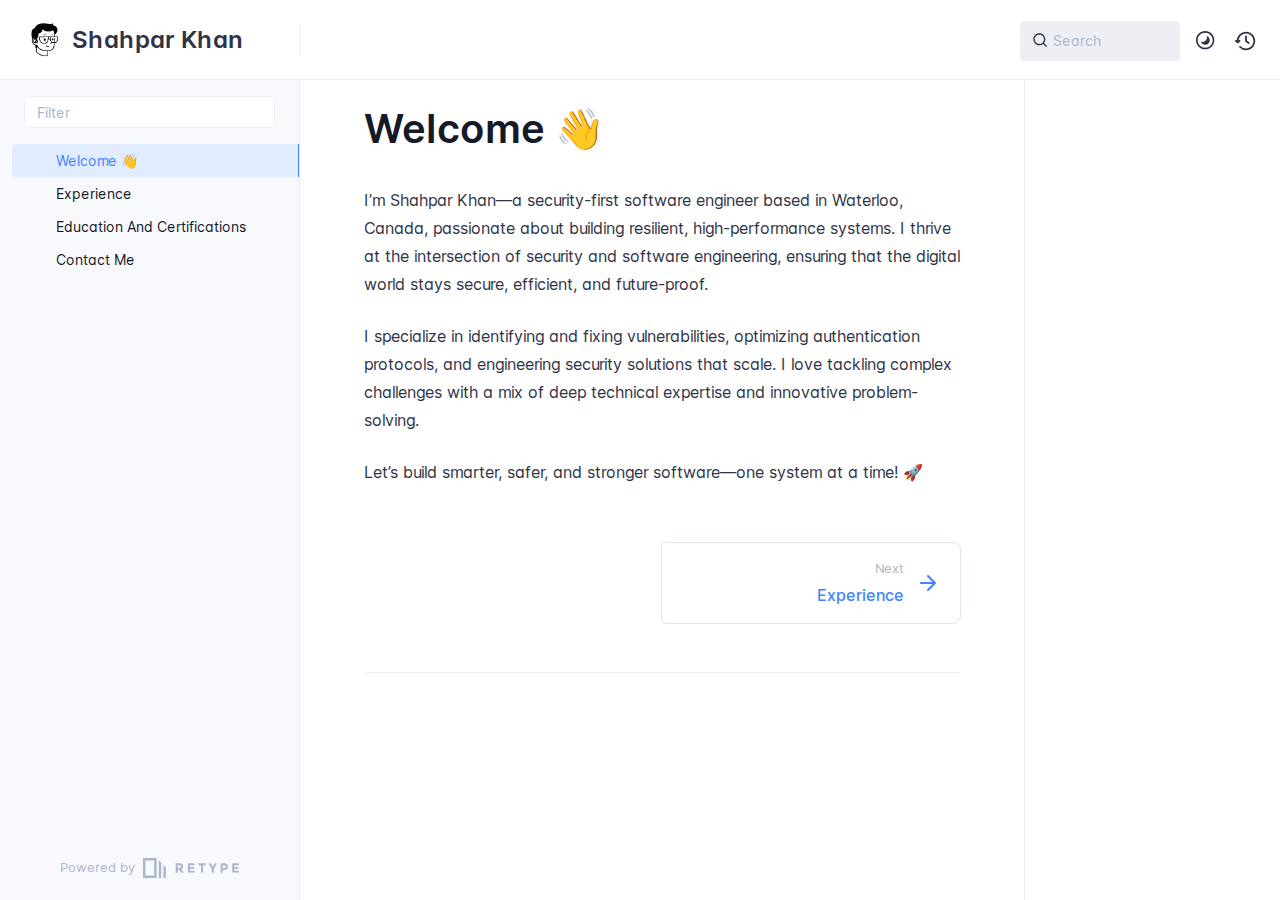
<file: index.html>
<!DOCTYPE html>
<html lang="en" class="h-full">
<head>
    <meta charset="UTF-8">
    <meta name="viewport" content="width=device-width,initial-scale=1">
    <meta name="turbo-cache-control" content="no-cache" data-turbo-track="reload" data-track-token="3.6.0.794037761637">

    <!-- See retype.com -->
    <meta name="generator" content="Retype 3.6.0">

    <!-- Primary Meta Tags -->
    <title>Welcome &#128075;</title>
    <meta name="title" content="Welcome 👋">
    <meta name="description" content="I’m Shahpar Khan—a security-first software engineer based in Waterloo, Canada, passionate about building resilient, high-performance systems.">

    <!-- Canonical -->
    <link rel="canonical" href="/">

    <!-- Open Graph / Facebook -->
    <meta property="og:type" content="website">
    <meta property="og:url" content="/">
    <meta property="og:title" content="Welcome 👋">
    <meta property="og:description" content="I’m Shahpar Khan—a security-first software engineer based in Waterloo, Canada, passionate about building resilient, high-performance systems.">

    <!-- Twitter -->
    <meta property="twitter:card" content="summary_large_image">
    <meta property="twitter:url" content="/">
    <meta property="twitter:title" content="Welcome 👋">
    <meta property="twitter:description" content="I’m Shahpar Khan—a security-first software engineer based in Waterloo, Canada, passionate about building resilient, high-performance systems.">

    <script data-cfasync="false">(function () { var el = document.documentElement, m = localStorage.getItem("doc_theme"), wm = window.matchMedia; if (m === "dark" || (!m && wm && wm("(prefers-color-scheme: dark)").matches)) { el.classList.add("dark") } else { el.classList.remove("dark") } })();</script>

    <link href="avatar.jpg" rel="icon">
    <link href="resources/css/retype.css?v=3.6.0.794037761637" rel="stylesheet">

    <script data-cfasync="false" src="resources/js/config.js?v=3.6.0.794037761637" data-turbo-eval="false" defer></script>
    <script data-cfasync="false" src="resources/js/retype.js?v=3.6.0" data-turbo-eval="false" defer></script>
    <script id="lunr-js" data-cfasync="false" src="resources/js/lunr.js?v=3.6.0.794037761637" data-turbo-eval="false" defer></script>
</head>
<body>
    <div id="docs-app" class="relative text-base antialiased text-gray-700 bg-white font-body dark:bg-dark-850 dark:text-dark-300">
        <div class="absolute bottom-0 left-0 bg-gray-100 dark:bg-dark-800" style="top: 5rem; right: 50%"></div>
    
        <header id="docs-site-header" class="sticky top-0 z-30 flex w-full h-16 bg-white border-b border-gray-200 md:h-20 dark:bg-dark-850 dark:border-dark-650">
            <div class="container relative flex items-center justify-between pr-6 grow md:justify-start">
                <!-- Mobile menu button skeleton -->
                <button v-cloak class="skeleton docs-mobile-menu-button flex items-center justify-center shrink-0 overflow-hidden dark:text-white focus:outline-none rounded-full w-10 h-10 ml-3.5 md:hidden"><svg xmlns="http://www.w3.org/2000/svg" class="mb-px shrink-0" width="24" height="24" viewBox="0 0 24 24" role="presentation" style="margin-bottom: 0px;"><g fill="currentColor"><path d="M2 4h20v2H2zM2 11h20v2H2zM2 18h20v2H2z"></path></g></svg></button>
                <div v-cloak id="docs-sidebar-toggle"></div>
        
                <!-- Logo -->
                <div class="flex items-center justify-between h-full py-2 md:w-75">
                    <div class="flex items-center px-2 md:px-6">
                        <a id="docs-site-logo" href="" class="flex items-center leading-snug text-2xl">
                            <span class="w-10 mr-2 grow-0 shrink-0 overflow-hidden">
                                <img class="max-h-10 dark:hidden md:inline-block" src="avatar.jpg">
                                <img class="max-h-10 hidden dark:inline-block" src="avatar.jpg">
                            </span>
                            <span class="dark:text-white font-semibold line-clamp-1 md:line-clamp-2">Shahpar Khan</span>
                        </a>
                    </div>
        
                    <span class="hidden h-8 border-r md:inline-block dark:border-dark-650"></span>
                </div>
        
                <div class="flex justify-between md:grow">
                    <!-- Top Nav -->
                    <nav class="hidden md:flex">
                        <ul class="flex flex-col mb-4 md:pl-16 md:mb-0 md:flex-row md:items-center">
                            
                        </ul>
                    </nav>
        
                    <!-- Header Right Skeleton -->
                    <div v-cloak class="flex justify-end grow skeleton">
        
                        <!-- Search input mock -->
                        <div class="relative hidden w-40 lg:block lg:max-w-sm lg:ml-auto">
                            <div class="absolute flex items-center justify-center h-full pl-3 dark:text-dark-300">
                                <svg xmlns="http://www.w3.org/2000/svg" class="icon-base" width="16" height="16" viewBox="0 0 24 24" aria-labelledby="icon" role="presentation" style="margin-bottom: 1px;"><g fill="currentColor" ><path d="M21.71 20.29l-3.68-3.68A8.963 8.963 0 0020 11c0-4.96-4.04-9-9-9s-9 4.04-9 9 4.04 9 9 9c2.12 0 4.07-.74 5.61-1.97l3.68 3.68c.2.19.45.29.71.29s.51-.1.71-.29c.39-.39.39-1.03 0-1.42zM4 11c0-3.86 3.14-7 7-7s7 3.14 7 7c0 1.92-.78 3.66-2.04 4.93-.01.01-.02.01-.02.01-.01.01-.01.01-.01.02A6.98 6.98 0 0111 18c-3.86 0-7-3.14-7-7z" ></path></g></svg>
                            </div>
                            <input class="w-full h-10 placeholder-gray-400 transition-colors duration-200 ease-in bg-gray-200 border border-transparent rounded md:text-sm hover:bg-white hover:border-gray-300 focus:outline-none focus:bg-white focus:border-gray-500 dark:bg-dark-600 dark:border-dark-600 dark:placeholder-dark-400" style="padding: 0.625rem 0.75rem 0.625rem 2rem" type="text" placeholder="Search">
                        </div>
        
                        <!-- Mobile search button -->
                        <div class="flex items-center justify-center w-10 h-10 lg:hidden">
                            <svg xmlns="http://www.w3.org/2000/svg" class="shrink-0 icon-base" width="20" height="20" viewBox="0 0 24 24" aria-labelledby="icon" role="presentation" style="margin-bottom: 0px;"><g fill="currentColor" ><path d="M21.71 20.29l-3.68-3.68A8.963 8.963 0 0020 11c0-4.96-4.04-9-9-9s-9 4.04-9 9 4.04 9 9 9c2.12 0 4.07-.74 5.61-1.97l3.68 3.68c.2.19.45.29.71.29s.51-.1.71-.29c.39-.39.39-1.03 0-1.42zM4 11c0-3.86 3.14-7 7-7s7 3.14 7 7c0 1.92-.78 3.66-2.04 4.93-.01.01-.02.01-.02.01-.01.01-.01.01-.01.02A6.98 6.98 0 0111 18c-3.86 0-7-3.14-7-7z" ></path></g></svg>
                        </div>
        
                        <!-- Dark mode switch placeholder -->
                        <div class="w-10 h-10 lg:ml-2"></div>
        
                        <!-- History button -->
                        <div class="flex items-center justify-center w-10 h-10" style="margin-right: -0.625rem;">
                            <svg xmlns="http://www.w3.org/2000/svg" class="shrink-0 icon-base" width="22" height="22" viewBox="0 0 24 24" aria-labelledby="icon" role="presentation" style="margin-bottom: 0px;"><g fill="currentColor" ><g ><path d="M12.01 6.01c-.55 0-1 .45-1 1V12a1 1 0 00.4.8l3 2.22a.985.985 0 001.39-.2.996.996 0 00-.21-1.4l-2.6-1.92V7.01c.02-.55-.43-1-.98-1z"></path><path d="M12.01 1.91c-5.33 0-9.69 4.16-10.05 9.4l-.29-.26a.997.997 0 10-1.34 1.48l1.97 1.79c.19.17.43.26.67.26s.48-.09.67-.26l1.97-1.79a.997.997 0 10-1.34-1.48l-.31.28c.34-4.14 3.82-7.41 8.05-7.41 4.46 0 8.08 3.63 8.08 8.09s-3.63 8.08-8.08 8.08c-2.18 0-4.22-.85-5.75-2.4a.996.996 0 10-1.42 1.4 10.02 10.02 0 007.17 2.99c5.56 0 10.08-4.52 10.08-10.08.01-5.56-4.52-10.09-10.08-10.09z"></path></g></g></svg>
                        </div>
                    </div>
        
                    <div v-cloak class="flex justify-end grow">
                        <div id="docs-mobile-search-button"></div>
                        <doc-search-desktop></doc-search-desktop>
        
                        <doc-theme-switch class="lg:ml-2"></doc-theme-switch>
                        <doc-history></doc-history>
                    </div>
                </div>
            </div>
        </header>
    
        <div class="container relative flex bg-white">
            <!-- Sidebar Skeleton -->
            <div v-cloak class="fixed flex flex-col shrink-0 duration-300 ease-in-out bg-gray-100 border-gray-200 sidebar top-20 w-75 border-r h-screen md:sticky transition-transform skeleton dark:bg-dark-800 dark:border-dark-650">
            
                <!-- Render this div, if config.showSidebarFilter is `true` -->
                <div class="flex items-center h-16 px-6">
                    <input class="w-full h-8 px-3 py-2 transition-colors duration-200 ease-linear bg-white border border-gray-200 rounded shadow-none text-sm focus:outline-none focus:border-gray-600 dark:bg-dark-600 dark:border-dark-600" type="text" placeholder="Filter">
                </div>
            
                <div class="pl-6 mt-1 mb-4">
                    <div class="w-32 h-3 mb-4 bg-gray-200 rounded-full loading dark:bg-dark-600"></div>
                    <div class="w-48 h-3 mb-4 bg-gray-200 rounded-full loading dark:bg-dark-600"></div>
                    <div class="w-40 h-3 mb-4 bg-gray-200 rounded-full loading dark:bg-dark-600"></div>
                    <div class="w-32 h-3 mb-4 bg-gray-200 rounded-full loading dark:bg-dark-600"></div>
                    <div class="w-48 h-3 mb-4 bg-gray-200 rounded-full loading dark:bg-dark-600"></div>
                    <div class="w-40 h-3 mb-4 bg-gray-200 rounded-full loading dark:bg-dark-600"></div>
                </div>
            
                <div class="shrink-0 mt-auto bg-transparent dark:border-dark-650">
                    <a class="flex items-center justify-center flex-nowrap h-16 text-gray-400 dark:text-dark-400 hover:text-gray-700 dark:hover:text-dark-300 transition-colors duration-150 ease-in docs-powered-by" target="_blank" href="https://retype.com/" rel="noopener">
                        <span class="text-xs whitespace-nowrap">Powered by</span>
                        <svg xmlns="http://www.w3.org/2000/svg" class="ml-2" fill="currentColor" width="96" height="20" overflow="visible"><path d="M0 0v20h13.59V0H0zm11.15 17.54H2.44V2.46h8.71v15.08zM15.8 20h2.44V4.67L15.8 2.22zM20.45 6.89V20h2.44V9.34z"/><g><path d="M40.16 8.44c0 1.49-.59 2.45-1.75 2.88l2.34 3.32h-2.53l-2.04-2.96h-1.43v2.96h-2.06V5.36h3.5c1.43 0 2.46.24 3.07.73s.9 1.27.9 2.35zm-2.48 1.1c.26-.23.38-.59.38-1.09 0-.5-.13-.84-.4-1.03s-.73-.28-1.39-.28h-1.54v2.75h1.5c.72 0 1.2-.12 1.45-.35zM51.56 5.36V7.2h-4.59v1.91h4.13v1.76h-4.13v1.92h4.74v1.83h-6.79V5.36h6.64zM60.09 7.15v7.48h-2.06V7.15h-2.61V5.36h7.28v1.79h-2.61zM70.81 14.64h-2.06v-3.66l-3.19-5.61h2.23l1.99 3.45 1.99-3.45H74l-3.19 5.61v3.66zM83.99 6.19c.65.55.97 1.4.97 2.55s-.33 1.98-1 2.51-1.68.8-3.04.8h-1.23v2.59h-2.06V5.36h3.26c1.42 0 2.45.28 3.1.83zm-1.51 3.65c.25-.28.37-.69.37-1.22s-.16-.92-.48-1.14c-.32-.23-.82-.34-1.5-.34H79.7v3.12h1.38c.68 0 1.15-.14 1.4-.42zM95.85 5.36V7.2h-4.59v1.91h4.13v1.76h-4.13v1.92H96v1.83h-6.79V5.36h6.64z"/></g></svg>
                    </a>
                </div>
            </div>
            
            <!-- Sidebar component -->
            <doc-sidebar v-cloak>
                <template #sidebar-footer>
                    <div class="shrink-0 mt-auto border-t md:bg-transparent md:border-none dark:border-dark-650">
            
                        <a class="flex items-center justify-center flex-nowrap h-16 text-gray-400 dark:text-dark-400 hover:text-gray-700 dark:hover:text-dark-300 transition-colors duration-150 ease-in docs-powered-by" target="_blank" href="https://retype.com/" rel="noopener">
                            <span class="text-xs whitespace-nowrap">Powered by</span>
                            <svg xmlns="http://www.w3.org/2000/svg" class="ml-2" fill="currentColor" width="96" height="20" overflow="visible"><path d="M0 0v20h13.59V0H0zm11.15 17.54H2.44V2.46h8.71v15.08zM15.8 20h2.44V4.67L15.8 2.22zM20.45 6.89V20h2.44V9.34z"/><g><path d="M40.16 8.44c0 1.49-.59 2.45-1.75 2.88l2.34 3.32h-2.53l-2.04-2.96h-1.43v2.96h-2.06V5.36h3.5c1.43 0 2.46.24 3.07.73s.9 1.27.9 2.35zm-2.48 1.1c.26-.23.38-.59.38-1.09 0-.5-.13-.84-.4-1.03s-.73-.28-1.39-.28h-1.54v2.75h1.5c.72 0 1.2-.12 1.45-.35zM51.56 5.36V7.2h-4.59v1.91h4.13v1.76h-4.13v1.92h4.74v1.83h-6.79V5.36h6.64zM60.09 7.15v7.48h-2.06V7.15h-2.61V5.36h7.28v1.79h-2.61zM70.81 14.64h-2.06v-3.66l-3.19-5.61h2.23l1.99 3.45 1.99-3.45H74l-3.19 5.61v3.66zM83.99 6.19c.65.55.97 1.4.97 2.55s-.33 1.98-1 2.51-1.68.8-3.04.8h-1.23v2.59h-2.06V5.36h3.26c1.42 0 2.45.28 3.1.83zm-1.51 3.65c.25-.28.37-.69.37-1.22s-.16-.92-.48-1.14c-.32-.23-.82-.34-1.5-.34H79.7v3.12h1.38c.68 0 1.15-.14 1.4-.42zM95.85 5.36V7.2h-4.59v1.91h4.13v1.76h-4.13v1.92H96v1.83h-6.79V5.36h6.64z"/></g></svg>
                        </a>
                    </div>
                </template>
            </doc-sidebar>
    
            <div class="grow min-w-0 dark:bg-dark-850">
                <!-- Render "toolbar" template here on api pages --><!-- Render page content -->
                <div class="flex">
                    <div class="min-w-0 p-4 grow md:px-16">
                        <main class="relative pb-12 lg:pt-2">
                            <div class="docs-markdown" id="docs-content">
                                <!-- Rendered if sidebar right is enabled -->
                                <div id="docs-sidebar-right-toggle"></div>
                                <!-- Page content  -->
<doc-anchor-target id="welcome" class="break-words">
    <h1>
        <doc-anchor-trigger class="header-anchor-trigger" to="#welcome">#</doc-anchor-trigger>
        <span>Welcome <span class="docs-emoji">&#x1F44B;</span></span>
    </h1>
</doc-anchor-target>
<p>I’m Shahpar Khan—a security-first software engineer based in Waterloo, Canada, passionate about building resilient, high-performance systems. I thrive at the intersection of security and software engineering, ensuring that the digital world stays secure, efficient, and future-proof.</p>
<p>I specialize in identifying and fixing vulnerabilities, optimizing authentication protocols, and engineering security solutions that scale. I love tackling complex challenges with a mix of deep technical expertise and innovative problem-solving.</p>
<p>Let’s build smarter, safer, and stronger software—one system at a time! <span class="docs-emoji">&#x1F680;</span></p>

                                
                                <!-- Required only on API pages -->
                                <doc-toolbar-member-filter-no-results></doc-toolbar-member-filter-no-results>
                            </div>
                            <footer class="clear-both">
                            
                                <nav class="flex mt-14">
                                    <div class="w-1/2">
                                    </div>
                            
                                    <div class="w-1/2">
                                        <a class="px-5 py-4 -mx-px h-full flex items-center justify-end break-normal font-medium text-blue-500 dark:text-blue-400 border border-gray-300 hover:border-gray-400 dark:border-dark-650 dark:hover:border-dark-450 rounded-l rounded-r-lg transition-colors duration-150 relative hover:z-5" href="experience/">
                                            <span>
                                                <span class="block text-xs font-normal text-right text-gray-400 dark:text-dark-400">Next</span>
                                                <span class="block mt-1">Experience</span>
                                            </span>
                                            <svg xmlns="http://www.w3.org/2000/svg" class="ml-3" width="24" height="24" viewBox="0 0 24 24" fill="currentColor" overflow="visible"><path d="M19.92 12.38a1 1 0 00-.22-1.09l-7-7a.996.996 0 10-1.41 1.41l5.3 5.3H5c-.55 0-1 .45-1 1s.45 1 1 1h11.59l-5.29 5.29a.996.996 0 000 1.41c.19.2.44.3.7.3s.51-.1.71-.29l7-7c.09-.09.16-.21.21-.33z" /><path fill="none" d="M0 0h24v24H0z" /></svg>
                                        </a>
                                    </div>
                                </nav>
                            </footer>
                        </main>
                
                        <div class="border-t dark:border-dark-650 pt-6 mb-8">
                            <footer class="flex flex-wrap items-center justify-between">
                                <div>
                                    <ul class="flex flex-wrap items-center text-sm">
                                    </ul>
                                </div>
                                <div class="docs-copyright py-2 text-gray-500 dark:text-dark-350 text-sm leading-relaxed"></div>
                            </footer>
                        </div>
                    </div>
                
                    <!-- Rendered if sidebar right is enabled -->
                    <!-- Sidebar right skeleton-->
                    <div v-cloak class="fixed top-0 bottom-0 right-0 translate-x-full bg-white border-gray-200 lg:sticky lg:border-l lg:shrink-0 lg:pt-6 lg:transform-none sm:w-1/2 lg:w-64 lg:z-0 md:w-104 sidebar-right skeleton dark:bg-dark-850 dark:border-dark-650">
                        <div class="pl-5">
                            <div class="w-32 h-3 mb-4 bg-gray-200 dark:bg-dark-600 rounded-full loading"></div>
                            <div class="w-48 h-3 mb-4 bg-gray-200 dark:bg-dark-600 rounded-full loading"></div>
                            <div class="w-40 h-3 mb-4 bg-gray-200 dark:bg-dark-600 rounded-full loading"></div>
                        </div>
                    </div>
                
                    <!-- User should be able to hide sidebar right -->
                    <doc-sidebar-right v-cloak></doc-sidebar-right>
                </div>

            </div>
        </div>
    
        <doc-search-mobile></doc-search-mobile>
        <doc-back-to-top></doc-back-to-top>
    </div>


    <div id="docs-overlay-target"></div>

    <script data-cfasync="false">window.__DOCS__ = { "title": "Welcome 👋", isRoot: true, level: 0, icon: "file", hasPrism: false, hasMermaid: false, hasMath: false, tocDepth: 23 }</script>
</body>
</html>
</file>
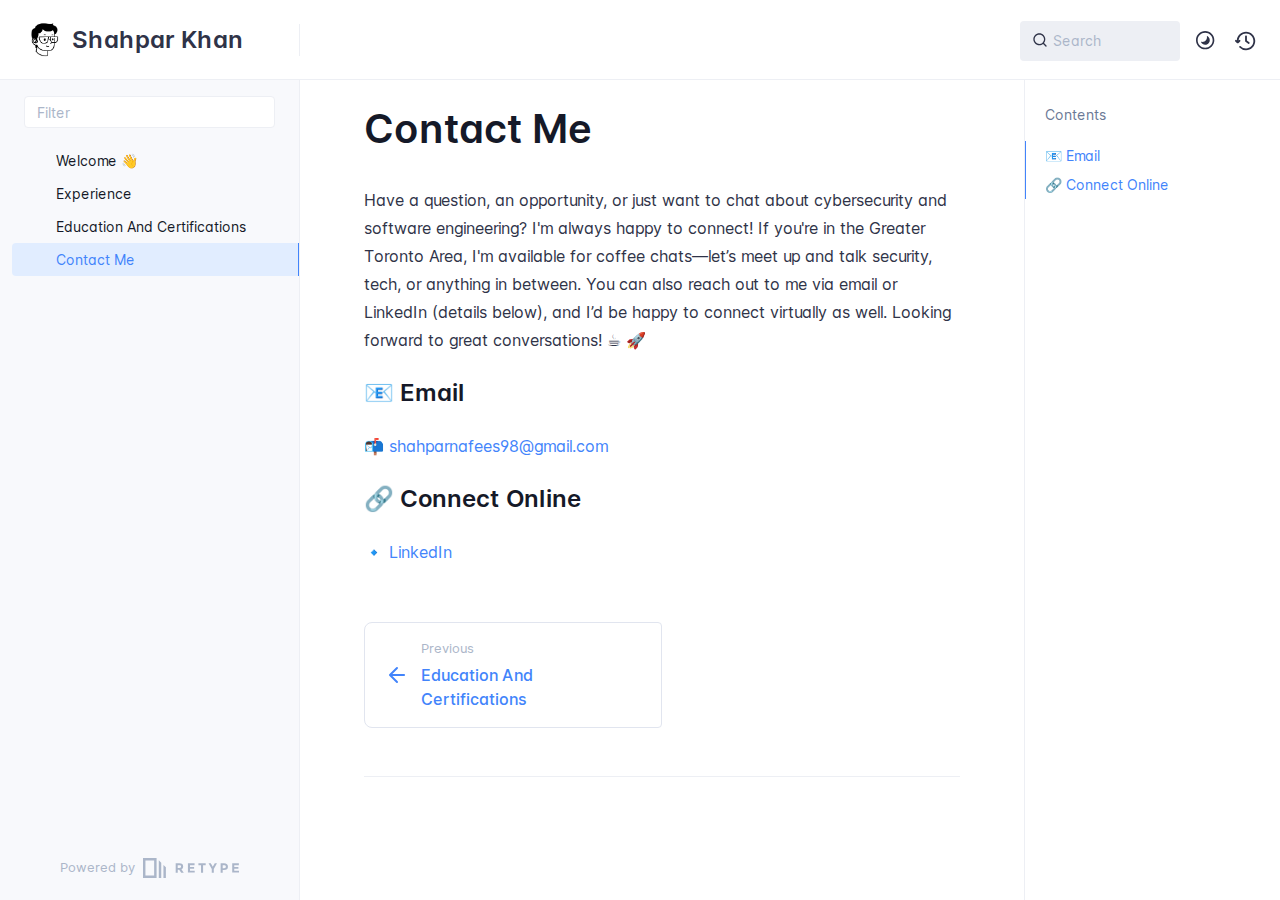
<file: connectwithme/index.html>
<!DOCTYPE html>
<html lang="en" class="h-full">
<head>
    <meta charset="UTF-8">
    <meta name="viewport" content="width=device-width,initial-scale=1">
    <meta name="turbo-cache-control" content="no-cache" data-turbo-track="reload" data-track-token="3.6.0.794037761637">

    <!-- See retype.com -->
    <meta name="generator" content="Retype 3.6.0">

    <!-- Primary Meta Tags -->
    <title>Contact Me</title>
    <meta name="title" content="Contact Me">
    <meta name="description" content="Have a question, an opportunity, or just want to chat about cybersecurity and software engineering? I'm always happy to connect! If you're in the...">

    <!-- Canonical -->
    <link rel="canonical" href="/connectwithme/">

    <!-- Open Graph / Facebook -->
    <meta property="og:type" content="website">
    <meta property="og:url" content="/connectwithme/">
    <meta property="og:title" content="Contact Me">
    <meta property="og:description" content="Have a question, an opportunity, or just want to chat about cybersecurity and software engineering? I'm always happy to connect! If you're in the...">

    <!-- Twitter -->
    <meta property="twitter:card" content="summary_large_image">
    <meta property="twitter:url" content="/connectwithme/">
    <meta property="twitter:title" content="Contact Me">
    <meta property="twitter:description" content="Have a question, an opportunity, or just want to chat about cybersecurity and software engineering? I'm always happy to connect! If you're in the...">

    <script data-cfasync="false">(function () { var el = document.documentElement, m = localStorage.getItem("doc_theme"), wm = window.matchMedia; if (m === "dark" || (!m && wm && wm("(prefers-color-scheme: dark)").matches)) { el.classList.add("dark") } else { el.classList.remove("dark") } })();</script>

    <link href="../avatar.jpg" rel="icon">
    <link href="../resources/css/retype.css?v=3.6.0.794037761637" rel="stylesheet">

    <script data-cfasync="false" src="../resources/js/config.js?v=3.6.0.794037761637" data-turbo-eval="false" defer></script>
    <script data-cfasync="false" src="../resources/js/retype.js?v=3.6.0" data-turbo-eval="false" defer></script>
    <script id="lunr-js" data-cfasync="false" src="../resources/js/lunr.js?v=3.6.0.794037761637" data-turbo-eval="false" defer></script>
</head>
<body>
    <div id="docs-app" class="relative text-base antialiased text-gray-700 bg-white font-body dark:bg-dark-850 dark:text-dark-300">
        <div class="absolute bottom-0 left-0 bg-gray-100 dark:bg-dark-800" style="top: 5rem; right: 50%"></div>
    
        <header id="docs-site-header" class="sticky top-0 z-30 flex w-full h-16 bg-white border-b border-gray-200 md:h-20 dark:bg-dark-850 dark:border-dark-650">
            <div class="container relative flex items-center justify-between pr-6 grow md:justify-start">
                <!-- Mobile menu button skeleton -->
                <button v-cloak class="skeleton docs-mobile-menu-button flex items-center justify-center shrink-0 overflow-hidden dark:text-white focus:outline-none rounded-full w-10 h-10 ml-3.5 md:hidden"><svg xmlns="http://www.w3.org/2000/svg" class="mb-px shrink-0" width="24" height="24" viewBox="0 0 24 24" role="presentation" style="margin-bottom: 0px;"><g fill="currentColor"><path d="M2 4h20v2H2zM2 11h20v2H2zM2 18h20v2H2z"></path></g></svg></button>
                <div v-cloak id="docs-sidebar-toggle"></div>
        
                <!-- Logo -->
                <div class="flex items-center justify-between h-full py-2 md:w-75">
                    <div class="flex items-center px-2 md:px-6">
                        <a id="docs-site-logo" href="../" class="flex items-center leading-snug text-2xl">
                            <span class="w-10 mr-2 grow-0 shrink-0 overflow-hidden">
                                <img class="max-h-10 dark:hidden md:inline-block" src="../avatar.jpg">
                                <img class="max-h-10 hidden dark:inline-block" src="../avatar.jpg">
                            </span>
                            <span class="dark:text-white font-semibold line-clamp-1 md:line-clamp-2">Shahpar Khan</span>
                        </a>
                    </div>
        
                    <span class="hidden h-8 border-r md:inline-block dark:border-dark-650"></span>
                </div>
        
                <div class="flex justify-between md:grow">
                    <!-- Top Nav -->
                    <nav class="hidden md:flex">
                        <ul class="flex flex-col mb-4 md:pl-16 md:mb-0 md:flex-row md:items-center">
                            
                        </ul>
                    </nav>
        
                    <!-- Header Right Skeleton -->
                    <div v-cloak class="flex justify-end grow skeleton">
        
                        <!-- Search input mock -->
                        <div class="relative hidden w-40 lg:block lg:max-w-sm lg:ml-auto">
                            <div class="absolute flex items-center justify-center h-full pl-3 dark:text-dark-300">
                                <svg xmlns="http://www.w3.org/2000/svg" class="icon-base" width="16" height="16" viewBox="0 0 24 24" aria-labelledby="icon" role="presentation" style="margin-bottom: 1px;"><g fill="currentColor" ><path d="M21.71 20.29l-3.68-3.68A8.963 8.963 0 0020 11c0-4.96-4.04-9-9-9s-9 4.04-9 9 4.04 9 9 9c2.12 0 4.07-.74 5.61-1.97l3.68 3.68c.2.19.45.29.71.29s.51-.1.71-.29c.39-.39.39-1.03 0-1.42zM4 11c0-3.86 3.14-7 7-7s7 3.14 7 7c0 1.92-.78 3.66-2.04 4.93-.01.01-.02.01-.02.01-.01.01-.01.01-.01.02A6.98 6.98 0 0111 18c-3.86 0-7-3.14-7-7z" ></path></g></svg>
                            </div>
                            <input class="w-full h-10 placeholder-gray-400 transition-colors duration-200 ease-in bg-gray-200 border border-transparent rounded md:text-sm hover:bg-white hover:border-gray-300 focus:outline-none focus:bg-white focus:border-gray-500 dark:bg-dark-600 dark:border-dark-600 dark:placeholder-dark-400" style="padding: 0.625rem 0.75rem 0.625rem 2rem" type="text" placeholder="Search">
                        </div>
        
                        <!-- Mobile search button -->
                        <div class="flex items-center justify-center w-10 h-10 lg:hidden">
                            <svg xmlns="http://www.w3.org/2000/svg" class="shrink-0 icon-base" width="20" height="20" viewBox="0 0 24 24" aria-labelledby="icon" role="presentation" style="margin-bottom: 0px;"><g fill="currentColor" ><path d="M21.71 20.29l-3.68-3.68A8.963 8.963 0 0020 11c0-4.96-4.04-9-9-9s-9 4.04-9 9 4.04 9 9 9c2.12 0 4.07-.74 5.61-1.97l3.68 3.68c.2.19.45.29.71.29s.51-.1.71-.29c.39-.39.39-1.03 0-1.42zM4 11c0-3.86 3.14-7 7-7s7 3.14 7 7c0 1.92-.78 3.66-2.04 4.93-.01.01-.02.01-.02.01-.01.01-.01.01-.01.02A6.98 6.98 0 0111 18c-3.86 0-7-3.14-7-7z" ></path></g></svg>
                        </div>
        
                        <!-- Dark mode switch placeholder -->
                        <div class="w-10 h-10 lg:ml-2"></div>
        
                        <!-- History button -->
                        <div class="flex items-center justify-center w-10 h-10" style="margin-right: -0.625rem;">
                            <svg xmlns="http://www.w3.org/2000/svg" class="shrink-0 icon-base" width="22" height="22" viewBox="0 0 24 24" aria-labelledby="icon" role="presentation" style="margin-bottom: 0px;"><g fill="currentColor" ><g ><path d="M12.01 6.01c-.55 0-1 .45-1 1V12a1 1 0 00.4.8l3 2.22a.985.985 0 001.39-.2.996.996 0 00-.21-1.4l-2.6-1.92V7.01c.02-.55-.43-1-.98-1z"></path><path d="M12.01 1.91c-5.33 0-9.69 4.16-10.05 9.4l-.29-.26a.997.997 0 10-1.34 1.48l1.97 1.79c.19.17.43.26.67.26s.48-.09.67-.26l1.97-1.79a.997.997 0 10-1.34-1.48l-.31.28c.34-4.14 3.82-7.41 8.05-7.41 4.46 0 8.08 3.63 8.08 8.09s-3.63 8.08-8.08 8.08c-2.18 0-4.22-.85-5.75-2.4a.996.996 0 10-1.42 1.4 10.02 10.02 0 007.17 2.99c5.56 0 10.08-4.52 10.08-10.08.01-5.56-4.52-10.09-10.08-10.09z"></path></g></g></svg>
                        </div>
                    </div>
        
                    <div v-cloak class="flex justify-end grow">
                        <div id="docs-mobile-search-button"></div>
                        <doc-search-desktop></doc-search-desktop>
        
                        <doc-theme-switch class="lg:ml-2"></doc-theme-switch>
                        <doc-history></doc-history>
                    </div>
                </div>
            </div>
        </header>
    
        <div class="container relative flex bg-white">
            <!-- Sidebar Skeleton -->
            <div v-cloak class="fixed flex flex-col shrink-0 duration-300 ease-in-out bg-gray-100 border-gray-200 sidebar top-20 w-75 border-r h-screen md:sticky transition-transform skeleton dark:bg-dark-800 dark:border-dark-650">
            
                <!-- Render this div, if config.showSidebarFilter is `true` -->
                <div class="flex items-center h-16 px-6">
                    <input class="w-full h-8 px-3 py-2 transition-colors duration-200 ease-linear bg-white border border-gray-200 rounded shadow-none text-sm focus:outline-none focus:border-gray-600 dark:bg-dark-600 dark:border-dark-600" type="text" placeholder="Filter">
                </div>
            
                <div class="pl-6 mt-1 mb-4">
                    <div class="w-32 h-3 mb-4 bg-gray-200 rounded-full loading dark:bg-dark-600"></div>
                    <div class="w-48 h-3 mb-4 bg-gray-200 rounded-full loading dark:bg-dark-600"></div>
                    <div class="w-40 h-3 mb-4 bg-gray-200 rounded-full loading dark:bg-dark-600"></div>
                    <div class="w-32 h-3 mb-4 bg-gray-200 rounded-full loading dark:bg-dark-600"></div>
                    <div class="w-48 h-3 mb-4 bg-gray-200 rounded-full loading dark:bg-dark-600"></div>
                    <div class="w-40 h-3 mb-4 bg-gray-200 rounded-full loading dark:bg-dark-600"></div>
                </div>
            
                <div class="shrink-0 mt-auto bg-transparent dark:border-dark-650">
                    <a class="flex items-center justify-center flex-nowrap h-16 text-gray-400 dark:text-dark-400 hover:text-gray-700 dark:hover:text-dark-300 transition-colors duration-150 ease-in docs-powered-by" target="_blank" href="https://retype.com/" rel="noopener">
                        <span class="text-xs whitespace-nowrap">Powered by</span>
                        <svg xmlns="http://www.w3.org/2000/svg" class="ml-2" fill="currentColor" width="96" height="20" overflow="visible"><path d="M0 0v20h13.59V0H0zm11.15 17.54H2.44V2.46h8.71v15.08zM15.8 20h2.44V4.67L15.8 2.22zM20.45 6.89V20h2.44V9.34z"/><g><path d="M40.16 8.44c0 1.49-.59 2.45-1.75 2.88l2.34 3.32h-2.53l-2.04-2.96h-1.43v2.96h-2.06V5.36h3.5c1.43 0 2.46.24 3.07.73s.9 1.27.9 2.35zm-2.48 1.1c.26-.23.38-.59.38-1.09 0-.5-.13-.84-.4-1.03s-.73-.28-1.39-.28h-1.54v2.75h1.5c.72 0 1.2-.12 1.45-.35zM51.56 5.36V7.2h-4.59v1.91h4.13v1.76h-4.13v1.92h4.74v1.83h-6.79V5.36h6.64zM60.09 7.15v7.48h-2.06V7.15h-2.61V5.36h7.28v1.79h-2.61zM70.81 14.64h-2.06v-3.66l-3.19-5.61h2.23l1.99 3.45 1.99-3.45H74l-3.19 5.61v3.66zM83.99 6.19c.65.55.97 1.4.97 2.55s-.33 1.98-1 2.51-1.68.8-3.04.8h-1.23v2.59h-2.06V5.36h3.26c1.42 0 2.45.28 3.1.83zm-1.51 3.65c.25-.28.37-.69.37-1.22s-.16-.92-.48-1.14c-.32-.23-.82-.34-1.5-.34H79.7v3.12h1.38c.68 0 1.15-.14 1.4-.42zM95.85 5.36V7.2h-4.59v1.91h4.13v1.76h-4.13v1.92H96v1.83h-6.79V5.36h6.64z"/></g></svg>
                    </a>
                </div>
            </div>
            
            <!-- Sidebar component -->
            <doc-sidebar v-cloak>
                <template #sidebar-footer>
                    <div class="shrink-0 mt-auto border-t md:bg-transparent md:border-none dark:border-dark-650">
            
                        <a class="flex items-center justify-center flex-nowrap h-16 text-gray-400 dark:text-dark-400 hover:text-gray-700 dark:hover:text-dark-300 transition-colors duration-150 ease-in docs-powered-by" target="_blank" href="https://retype.com/" rel="noopener">
                            <span class="text-xs whitespace-nowrap">Powered by</span>
                            <svg xmlns="http://www.w3.org/2000/svg" class="ml-2" fill="currentColor" width="96" height="20" overflow="visible"><path d="M0 0v20h13.59V0H0zm11.15 17.54H2.44V2.46h8.71v15.08zM15.8 20h2.44V4.67L15.8 2.22zM20.45 6.89V20h2.44V9.34z"/><g><path d="M40.16 8.44c0 1.49-.59 2.45-1.75 2.88l2.34 3.32h-2.53l-2.04-2.96h-1.43v2.96h-2.06V5.36h3.5c1.43 0 2.46.24 3.07.73s.9 1.27.9 2.35zm-2.48 1.1c.26-.23.38-.59.38-1.09 0-.5-.13-.84-.4-1.03s-.73-.28-1.39-.28h-1.54v2.75h1.5c.72 0 1.2-.12 1.45-.35zM51.56 5.36V7.2h-4.59v1.91h4.13v1.76h-4.13v1.92h4.74v1.83h-6.79V5.36h6.64zM60.09 7.15v7.48h-2.06V7.15h-2.61V5.36h7.28v1.79h-2.61zM70.81 14.64h-2.06v-3.66l-3.19-5.61h2.23l1.99 3.45 1.99-3.45H74l-3.19 5.61v3.66zM83.99 6.19c.65.55.97 1.4.97 2.55s-.33 1.98-1 2.51-1.68.8-3.04.8h-1.23v2.59h-2.06V5.36h3.26c1.42 0 2.45.28 3.1.83zm-1.51 3.65c.25-.28.37-.69.37-1.22s-.16-.92-.48-1.14c-.32-.23-.82-.34-1.5-.34H79.7v3.12h1.38c.68 0 1.15-.14 1.4-.42zM95.85 5.36V7.2h-4.59v1.91h4.13v1.76h-4.13v1.92H96v1.83h-6.79V5.36h6.64z"/></g></svg>
                        </a>
                    </div>
                </template>
            </doc-sidebar>
    
            <div class="grow min-w-0 dark:bg-dark-850">
                <!-- Render "toolbar" template here on api pages --><!-- Render page content -->
                <div class="flex">
                    <div class="min-w-0 p-4 grow md:px-16">
                        <main class="relative pb-12 lg:pt-2">
                            <div class="docs-markdown" id="docs-content">
                                <!-- Rendered if sidebar right is enabled -->
                                <div id="docs-sidebar-right-toggle"></div>
                                <!-- Page content  -->
<doc-anchor-target id="contact-me" class="break-words">
    <h1>
        <doc-anchor-trigger class="header-anchor-trigger" to="#contact-me">#</doc-anchor-trigger>
        <span>Contact Me</span>
    </h1>
</doc-anchor-target>
<p>Have a question, an opportunity, or just want to chat about cybersecurity and software engineering? I&#x27;m always happy to connect! If you&#x27;re in the Greater Toronto Area, I&#x27;m available for coffee chats—let’s meet up and talk security, tech, or anything in between. You can also reach out to me via email or LinkedIn (details below), and I’d be happy to connect virtually as well. Looking forward to great conversations! <span class="docs-emoji">&#x2615;</span> <span class="docs-emoji">&#x1F680;</span></p>
<doc-anchor-target id="email">
    <h3>
        <doc-anchor-trigger class="header-anchor-trigger" to="#email">#</doc-anchor-trigger>
        <span><span class="docs-emoji">&#x1F4E7;</span> Email</span>
    </h3>
</doc-anchor-target>
<p><span class="docs-emoji">&#x1F4EC;</span> <a href="mailto:shahparnafees98@gmail.com">shahparnafees98@gmail.com</a></p>
<doc-anchor-target id="connect-online">
    <h3>
        <doc-anchor-trigger class="header-anchor-trigger" to="#connect-online">#</doc-anchor-trigger>
        <span><span class="docs-emoji">&#x1F517;</span> Connect Online</span>
    </h3>
</doc-anchor-target>
<p><span class="docs-emoji">&#x1F539;</span> <a href="https://www.linkedin.com/in/shahparkhan">LinkedIn</a></p>

                                
                                <!-- Required only on API pages -->
                                <doc-toolbar-member-filter-no-results></doc-toolbar-member-filter-no-results>
                            </div>
                            <footer class="clear-both">
                            
                                <nav class="flex mt-14">
                                    <div class="w-1/2">
                                        <a class="px-5 py-4 h-full flex items-center break-normal font-medium text-blue-500 dark:text-blue-400 border border-gray-300 hover:border-gray-400 dark:border-dark-650 dark:hover:border-dark-450 rounded-r rounded-l-lg transition-colors duration-150 relative hover:z-5" href="../educationandcertifications/">
                                            <svg xmlns="http://www.w3.org/2000/svg" class="mr-3" width="24" height="24" viewBox="0 0 24 24" fill="currentColor" overflow="visible"><path d="M19 11H7.41l5.29-5.29a.996.996 0 10-1.41-1.41l-7 7a1 1 0 000 1.42l7 7a1.024 1.024 0 001.42-.01.996.996 0 000-1.41L7.41 13H19c.55 0 1-.45 1-1s-.45-1-1-1z" /><path fill="none" d="M0 0h24v24H0z" /></svg>
                                            <span>
                                                <span class="block text-xs font-normal text-gray-400 dark:text-dark-400">Previous</span>
                                                <span class="block mt-1">Education And Certifications</span>
                                            </span>
                                        </a>
                                    </div>
                            
                                    <div class="w-1/2">
                                    </div>
                                </nav>
                            </footer>
                        </main>
                
                        <div class="border-t dark:border-dark-650 pt-6 mb-8">
                            <footer class="flex flex-wrap items-center justify-between">
                                <div>
                                    <ul class="flex flex-wrap items-center text-sm">
                                    </ul>
                                </div>
                                <div class="docs-copyright py-2 text-gray-500 dark:text-dark-350 text-sm leading-relaxed"></div>
                            </footer>
                        </div>
                    </div>
                
                    <!-- Rendered if sidebar right is enabled -->
                    <!-- Sidebar right skeleton-->
                    <div v-cloak class="fixed top-0 bottom-0 right-0 translate-x-full bg-white border-gray-200 lg:sticky lg:border-l lg:shrink-0 lg:pt-6 lg:transform-none sm:w-1/2 lg:w-64 lg:z-0 md:w-104 sidebar-right skeleton dark:bg-dark-850 dark:border-dark-650">
                        <div class="pl-5">
                            <div class="w-32 h-3 mb-4 bg-gray-200 dark:bg-dark-600 rounded-full loading"></div>
                            <div class="w-48 h-3 mb-4 bg-gray-200 dark:bg-dark-600 rounded-full loading"></div>
                            <div class="w-40 h-3 mb-4 bg-gray-200 dark:bg-dark-600 rounded-full loading"></div>
                        </div>
                    </div>
                
                    <!-- User should be able to hide sidebar right -->
                    <doc-sidebar-right v-cloak></doc-sidebar-right>
                </div>

            </div>
        </div>
    
        <doc-search-mobile></doc-search-mobile>
        <doc-back-to-top></doc-back-to-top>
    </div>


    <div id="docs-overlay-target"></div>

    <script data-cfasync="false">window.__DOCS__ = { "title": "Contact Me", level: 1, icon: "file", hasPrism: false, hasMermaid: false, hasMath: false, tocDepth: 23 }</script>
</body>
</html>
</file>
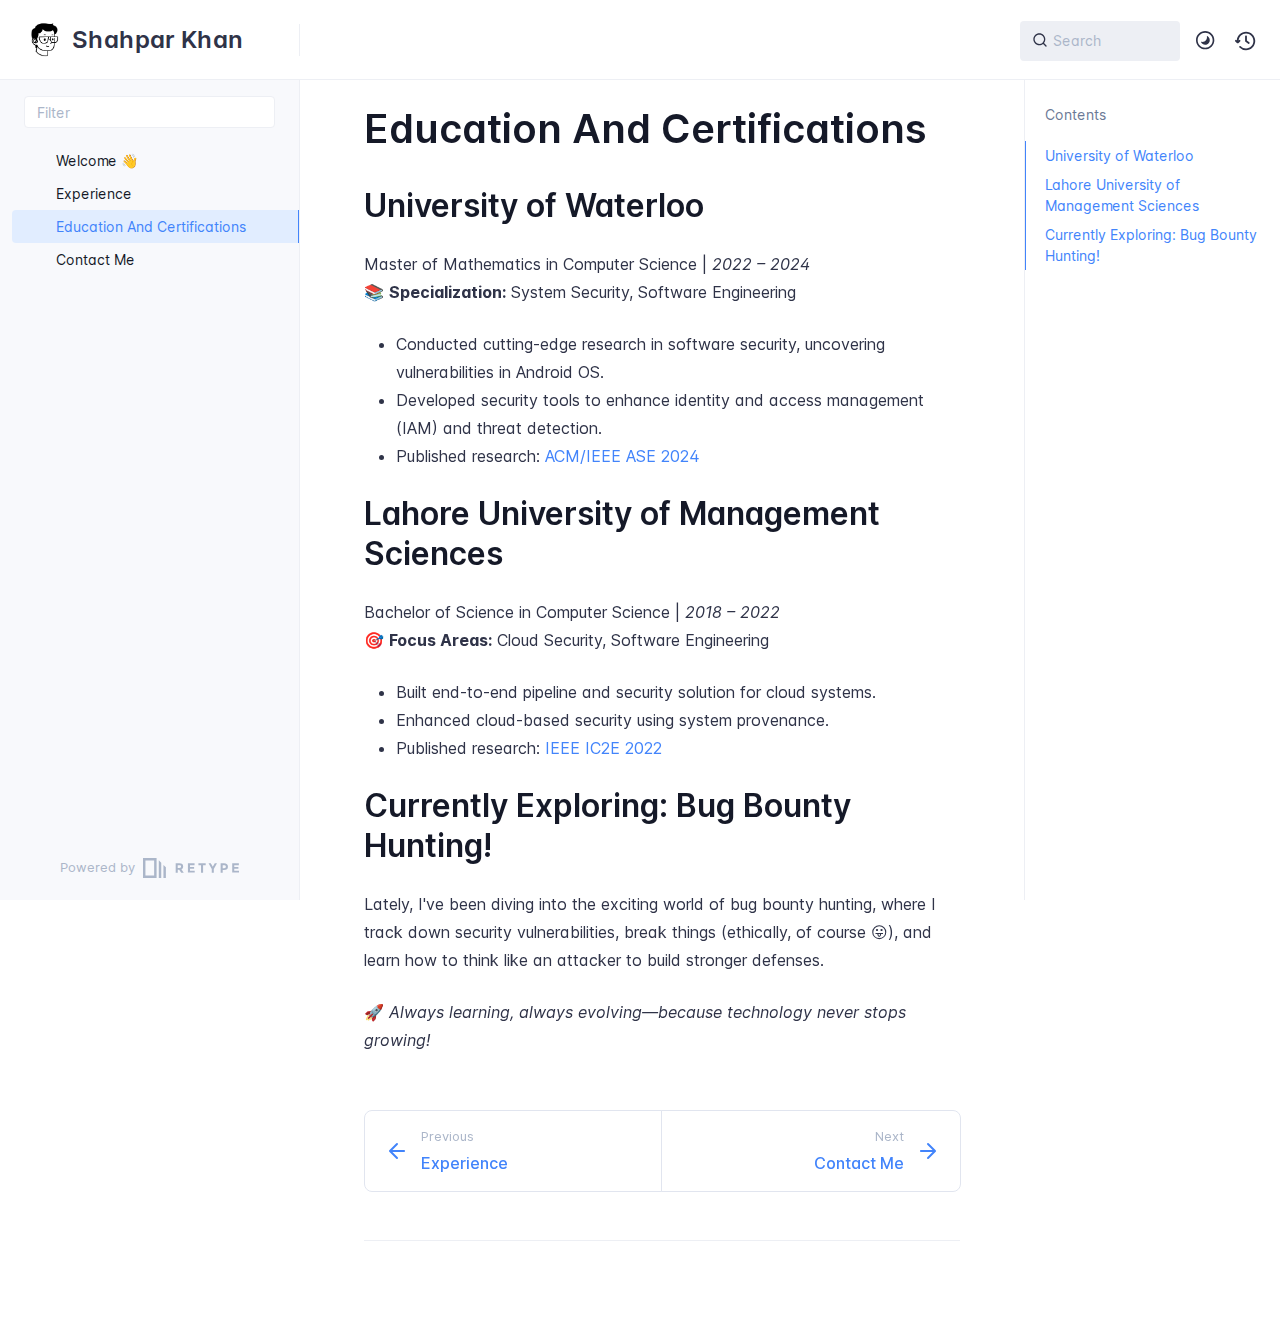
<file: educationandcertifications/index.html>
<!DOCTYPE html>
<html lang="en" class="h-full">
<head>
    <meta charset="UTF-8">
    <meta name="viewport" content="width=device-width,initial-scale=1">
    <meta name="turbo-cache-control" content="no-cache" data-turbo-track="reload" data-track-token="3.6.0.794037761637">

    <!-- See retype.com -->
    <meta name="generator" content="Retype 3.6.0">

    <!-- Primary Meta Tags -->
    <title>Education And Certifications</title>
    <meta name="title" content="Education And Certifications">
    <meta name="description" content="Master of Mathematics in Computer Science | 2022 – 2024 📚 Specialization: System Security, Software Engineering">

    <!-- Canonical -->
    <link rel="canonical" href="/educationandcertifications/">

    <!-- Open Graph / Facebook -->
    <meta property="og:type" content="website">
    <meta property="og:url" content="/educationandcertifications/">
    <meta property="og:title" content="Education And Certifications">
    <meta property="og:description" content="Master of Mathematics in Computer Science | 2022 – 2024 📚 Specialization: System Security, Software Engineering">

    <!-- Twitter -->
    <meta property="twitter:card" content="summary_large_image">
    <meta property="twitter:url" content="/educationandcertifications/">
    <meta property="twitter:title" content="Education And Certifications">
    <meta property="twitter:description" content="Master of Mathematics in Computer Science | 2022 – 2024 📚 Specialization: System Security, Software Engineering">

    <script data-cfasync="false">(function () { var el = document.documentElement, m = localStorage.getItem("doc_theme"), wm = window.matchMedia; if (m === "dark" || (!m && wm && wm("(prefers-color-scheme: dark)").matches)) { el.classList.add("dark") } else { el.classList.remove("dark") } })();</script>

    <link href="../avatar.jpg" rel="icon">
    <link href="../resources/css/retype.css?v=3.6.0.794037761637" rel="stylesheet">

    <script data-cfasync="false" src="../resources/js/config.js?v=3.6.0.794037761637" data-turbo-eval="false" defer></script>
    <script data-cfasync="false" src="../resources/js/retype.js?v=3.6.0" data-turbo-eval="false" defer></script>
    <script id="lunr-js" data-cfasync="false" src="../resources/js/lunr.js?v=3.6.0.794037761637" data-turbo-eval="false" defer></script>
</head>
<body>
    <div id="docs-app" class="relative text-base antialiased text-gray-700 bg-white font-body dark:bg-dark-850 dark:text-dark-300">
        <div class="absolute bottom-0 left-0 bg-gray-100 dark:bg-dark-800" style="top: 5rem; right: 50%"></div>
    
        <header id="docs-site-header" class="sticky top-0 z-30 flex w-full h-16 bg-white border-b border-gray-200 md:h-20 dark:bg-dark-850 dark:border-dark-650">
            <div class="container relative flex items-center justify-between pr-6 grow md:justify-start">
                <!-- Mobile menu button skeleton -->
                <button v-cloak class="skeleton docs-mobile-menu-button flex items-center justify-center shrink-0 overflow-hidden dark:text-white focus:outline-none rounded-full w-10 h-10 ml-3.5 md:hidden"><svg xmlns="http://www.w3.org/2000/svg" class="mb-px shrink-0" width="24" height="24" viewBox="0 0 24 24" role="presentation" style="margin-bottom: 0px;"><g fill="currentColor"><path d="M2 4h20v2H2zM2 11h20v2H2zM2 18h20v2H2z"></path></g></svg></button>
                <div v-cloak id="docs-sidebar-toggle"></div>
        
                <!-- Logo -->
                <div class="flex items-center justify-between h-full py-2 md:w-75">
                    <div class="flex items-center px-2 md:px-6">
                        <a id="docs-site-logo" href="../" class="flex items-center leading-snug text-2xl">
                            <span class="w-10 mr-2 grow-0 shrink-0 overflow-hidden">
                                <img class="max-h-10 dark:hidden md:inline-block" src="../avatar.jpg">
                                <img class="max-h-10 hidden dark:inline-block" src="../avatar.jpg">
                            </span>
                            <span class="dark:text-white font-semibold line-clamp-1 md:line-clamp-2">Shahpar Khan</span>
                        </a>
                    </div>
        
                    <span class="hidden h-8 border-r md:inline-block dark:border-dark-650"></span>
                </div>
        
                <div class="flex justify-between md:grow">
                    <!-- Top Nav -->
                    <nav class="hidden md:flex">
                        <ul class="flex flex-col mb-4 md:pl-16 md:mb-0 md:flex-row md:items-center">
                            
                        </ul>
                    </nav>
        
                    <!-- Header Right Skeleton -->
                    <div v-cloak class="flex justify-end grow skeleton">
        
                        <!-- Search input mock -->
                        <div class="relative hidden w-40 lg:block lg:max-w-sm lg:ml-auto">
                            <div class="absolute flex items-center justify-center h-full pl-3 dark:text-dark-300">
                                <svg xmlns="http://www.w3.org/2000/svg" class="icon-base" width="16" height="16" viewBox="0 0 24 24" aria-labelledby="icon" role="presentation" style="margin-bottom: 1px;"><g fill="currentColor" ><path d="M21.71 20.29l-3.68-3.68A8.963 8.963 0 0020 11c0-4.96-4.04-9-9-9s-9 4.04-9 9 4.04 9 9 9c2.12 0 4.07-.74 5.61-1.97l3.68 3.68c.2.19.45.29.71.29s.51-.1.71-.29c.39-.39.39-1.03 0-1.42zM4 11c0-3.86 3.14-7 7-7s7 3.14 7 7c0 1.92-.78 3.66-2.04 4.93-.01.01-.02.01-.02.01-.01.01-.01.01-.01.02A6.98 6.98 0 0111 18c-3.86 0-7-3.14-7-7z" ></path></g></svg>
                            </div>
                            <input class="w-full h-10 placeholder-gray-400 transition-colors duration-200 ease-in bg-gray-200 border border-transparent rounded md:text-sm hover:bg-white hover:border-gray-300 focus:outline-none focus:bg-white focus:border-gray-500 dark:bg-dark-600 dark:border-dark-600 dark:placeholder-dark-400" style="padding: 0.625rem 0.75rem 0.625rem 2rem" type="text" placeholder="Search">
                        </div>
        
                        <!-- Mobile search button -->
                        <div class="flex items-center justify-center w-10 h-10 lg:hidden">
                            <svg xmlns="http://www.w3.org/2000/svg" class="shrink-0 icon-base" width="20" height="20" viewBox="0 0 24 24" aria-labelledby="icon" role="presentation" style="margin-bottom: 0px;"><g fill="currentColor" ><path d="M21.71 20.29l-3.68-3.68A8.963 8.963 0 0020 11c0-4.96-4.04-9-9-9s-9 4.04-9 9 4.04 9 9 9c2.12 0 4.07-.74 5.61-1.97l3.68 3.68c.2.19.45.29.71.29s.51-.1.71-.29c.39-.39.39-1.03 0-1.42zM4 11c0-3.86 3.14-7 7-7s7 3.14 7 7c0 1.92-.78 3.66-2.04 4.93-.01.01-.02.01-.02.01-.01.01-.01.01-.01.02A6.98 6.98 0 0111 18c-3.86 0-7-3.14-7-7z" ></path></g></svg>
                        </div>
        
                        <!-- Dark mode switch placeholder -->
                        <div class="w-10 h-10 lg:ml-2"></div>
        
                        <!-- History button -->
                        <div class="flex items-center justify-center w-10 h-10" style="margin-right: -0.625rem;">
                            <svg xmlns="http://www.w3.org/2000/svg" class="shrink-0 icon-base" width="22" height="22" viewBox="0 0 24 24" aria-labelledby="icon" role="presentation" style="margin-bottom: 0px;"><g fill="currentColor" ><g ><path d="M12.01 6.01c-.55 0-1 .45-1 1V12a1 1 0 00.4.8l3 2.22a.985.985 0 001.39-.2.996.996 0 00-.21-1.4l-2.6-1.92V7.01c.02-.55-.43-1-.98-1z"></path><path d="M12.01 1.91c-5.33 0-9.69 4.16-10.05 9.4l-.29-.26a.997.997 0 10-1.34 1.48l1.97 1.79c.19.17.43.26.67.26s.48-.09.67-.26l1.97-1.79a.997.997 0 10-1.34-1.48l-.31.28c.34-4.14 3.82-7.41 8.05-7.41 4.46 0 8.08 3.63 8.08 8.09s-3.63 8.08-8.08 8.08c-2.18 0-4.22-.85-5.75-2.4a.996.996 0 10-1.42 1.4 10.02 10.02 0 007.17 2.99c5.56 0 10.08-4.52 10.08-10.08.01-5.56-4.52-10.09-10.08-10.09z"></path></g></g></svg>
                        </div>
                    </div>
        
                    <div v-cloak class="flex justify-end grow">
                        <div id="docs-mobile-search-button"></div>
                        <doc-search-desktop></doc-search-desktop>
        
                        <doc-theme-switch class="lg:ml-2"></doc-theme-switch>
                        <doc-history></doc-history>
                    </div>
                </div>
            </div>
        </header>
    
        <div class="container relative flex bg-white">
            <!-- Sidebar Skeleton -->
            <div v-cloak class="fixed flex flex-col shrink-0 duration-300 ease-in-out bg-gray-100 border-gray-200 sidebar top-20 w-75 border-r h-screen md:sticky transition-transform skeleton dark:bg-dark-800 dark:border-dark-650">
            
                <!-- Render this div, if config.showSidebarFilter is `true` -->
                <div class="flex items-center h-16 px-6">
                    <input class="w-full h-8 px-3 py-2 transition-colors duration-200 ease-linear bg-white border border-gray-200 rounded shadow-none text-sm focus:outline-none focus:border-gray-600 dark:bg-dark-600 dark:border-dark-600" type="text" placeholder="Filter">
                </div>
            
                <div class="pl-6 mt-1 mb-4">
                    <div class="w-32 h-3 mb-4 bg-gray-200 rounded-full loading dark:bg-dark-600"></div>
                    <div class="w-48 h-3 mb-4 bg-gray-200 rounded-full loading dark:bg-dark-600"></div>
                    <div class="w-40 h-3 mb-4 bg-gray-200 rounded-full loading dark:bg-dark-600"></div>
                    <div class="w-32 h-3 mb-4 bg-gray-200 rounded-full loading dark:bg-dark-600"></div>
                    <div class="w-48 h-3 mb-4 bg-gray-200 rounded-full loading dark:bg-dark-600"></div>
                    <div class="w-40 h-3 mb-4 bg-gray-200 rounded-full loading dark:bg-dark-600"></div>
                </div>
            
                <div class="shrink-0 mt-auto bg-transparent dark:border-dark-650">
                    <a class="flex items-center justify-center flex-nowrap h-16 text-gray-400 dark:text-dark-400 hover:text-gray-700 dark:hover:text-dark-300 transition-colors duration-150 ease-in docs-powered-by" target="_blank" href="https://retype.com/" rel="noopener">
                        <span class="text-xs whitespace-nowrap">Powered by</span>
                        <svg xmlns="http://www.w3.org/2000/svg" class="ml-2" fill="currentColor" width="96" height="20" overflow="visible"><path d="M0 0v20h13.59V0H0zm11.15 17.54H2.44V2.46h8.71v15.08zM15.8 20h2.44V4.67L15.8 2.22zM20.45 6.89V20h2.44V9.34z"/><g><path d="M40.16 8.44c0 1.49-.59 2.45-1.75 2.88l2.34 3.32h-2.53l-2.04-2.96h-1.43v2.96h-2.06V5.36h3.5c1.43 0 2.46.24 3.07.73s.9 1.27.9 2.35zm-2.48 1.1c.26-.23.38-.59.38-1.09 0-.5-.13-.84-.4-1.03s-.73-.28-1.39-.28h-1.54v2.75h1.5c.72 0 1.2-.12 1.45-.35zM51.56 5.36V7.2h-4.59v1.91h4.13v1.76h-4.13v1.92h4.74v1.83h-6.79V5.36h6.64zM60.09 7.15v7.48h-2.06V7.15h-2.61V5.36h7.28v1.79h-2.61zM70.81 14.64h-2.06v-3.66l-3.19-5.61h2.23l1.99 3.45 1.99-3.45H74l-3.19 5.61v3.66zM83.99 6.19c.65.55.97 1.4.97 2.55s-.33 1.98-1 2.51-1.68.8-3.04.8h-1.23v2.59h-2.06V5.36h3.26c1.42 0 2.45.28 3.1.83zm-1.51 3.65c.25-.28.37-.69.37-1.22s-.16-.92-.48-1.14c-.32-.23-.82-.34-1.5-.34H79.7v3.12h1.38c.68 0 1.15-.14 1.4-.42zM95.85 5.36V7.2h-4.59v1.91h4.13v1.76h-4.13v1.92H96v1.83h-6.79V5.36h6.64z"/></g></svg>
                    </a>
                </div>
            </div>
            
            <!-- Sidebar component -->
            <doc-sidebar v-cloak>
                <template #sidebar-footer>
                    <div class="shrink-0 mt-auto border-t md:bg-transparent md:border-none dark:border-dark-650">
            
                        <a class="flex items-center justify-center flex-nowrap h-16 text-gray-400 dark:text-dark-400 hover:text-gray-700 dark:hover:text-dark-300 transition-colors duration-150 ease-in docs-powered-by" target="_blank" href="https://retype.com/" rel="noopener">
                            <span class="text-xs whitespace-nowrap">Powered by</span>
                            <svg xmlns="http://www.w3.org/2000/svg" class="ml-2" fill="currentColor" width="96" height="20" overflow="visible"><path d="M0 0v20h13.59V0H0zm11.15 17.54H2.44V2.46h8.71v15.08zM15.8 20h2.44V4.67L15.8 2.22zM20.45 6.89V20h2.44V9.34z"/><g><path d="M40.16 8.44c0 1.49-.59 2.45-1.75 2.88l2.34 3.32h-2.53l-2.04-2.96h-1.43v2.96h-2.06V5.36h3.5c1.43 0 2.46.24 3.07.73s.9 1.27.9 2.35zm-2.48 1.1c.26-.23.38-.59.38-1.09 0-.5-.13-.84-.4-1.03s-.73-.28-1.39-.28h-1.54v2.75h1.5c.72 0 1.2-.12 1.45-.35zM51.56 5.36V7.2h-4.59v1.91h4.13v1.76h-4.13v1.92h4.74v1.83h-6.79V5.36h6.64zM60.09 7.15v7.48h-2.06V7.15h-2.61V5.36h7.28v1.79h-2.61zM70.81 14.64h-2.06v-3.66l-3.19-5.61h2.23l1.99 3.45 1.99-3.45H74l-3.19 5.61v3.66zM83.99 6.19c.65.55.97 1.4.97 2.55s-.33 1.98-1 2.51-1.68.8-3.04.8h-1.23v2.59h-2.06V5.36h3.26c1.42 0 2.45.28 3.1.83zm-1.51 3.65c.25-.28.37-.69.37-1.22s-.16-.92-.48-1.14c-.32-.23-.82-.34-1.5-.34H79.7v3.12h1.38c.68 0 1.15-.14 1.4-.42zM95.85 5.36V7.2h-4.59v1.91h4.13v1.76h-4.13v1.92H96v1.83h-6.79V5.36h6.64z"/></g></svg>
                        </a>
                    </div>
                </template>
            </doc-sidebar>
    
            <div class="grow min-w-0 dark:bg-dark-850">
                <!-- Render "toolbar" template here on api pages --><!-- Render page content -->
                <div class="flex">
                    <div class="min-w-0 p-4 grow md:px-16">
                        <main class="relative pb-12 lg:pt-2">
                            <div class="docs-markdown" id="docs-content">
                                <!-- Rendered if sidebar right is enabled -->
                                <div id="docs-sidebar-right-toggle"></div>
                                <!-- Page content  -->
<doc-anchor-target id="education-and-certifications" class="break-words">
    <h1>
        <doc-anchor-trigger class="header-anchor-trigger" to="#education-and-certifications">#</doc-anchor-trigger>
        <span>Education And Certifications</span>
    </h1>
</doc-anchor-target>
<doc-anchor-target id="university-of-waterloo">
    <h2>
        <doc-anchor-trigger class="header-anchor-trigger" to="#university-of-waterloo">#</doc-anchor-trigger>
        <span>University of Waterloo</span>
    </h2>
</doc-anchor-target>
<p>Master of Mathematics in Computer Science | <em>2022 – 2024</em><br />
<span class="docs-emoji">&#x1F4DA;</span> <strong>Specialization:</strong> System Security, Software Engineering</p>
<ul>
<li>Conducted cutting-edge research in software security, uncovering vulnerabilities in Android OS.</li>
<li>Developed security tools to enhance identity and access management (IAM) and threat detection.</li>
<li>Published research: <a href="https://dl.acm.org/doi/10.1145/3691620.3695546">ACM/IEEE ASE 2024</a></li>
</ul>
<doc-anchor-target id="lahore-university-of-management-sciences">
    <h2>
        <doc-anchor-trigger class="header-anchor-trigger" to="#lahore-university-of-management-sciences">#</doc-anchor-trigger>
        <span>Lahore University of Management Sciences</span>
    </h2>
</doc-anchor-target>
<p>Bachelor of Science in Computer Science | <em>2018 – 2022</em><br />
<span class="docs-emoji">&#x1F3AF;</span> <strong>Focus Areas:</strong> Cloud Security, Software Engineering</p>
<ul>
<li>Built end-to-end pipeline and security solution for cloud systems.</li>
<li>Enhanced cloud-based security using system provenance.</li>
<li>Published research: <a href="https://ieeexplore.ieee.org/document/9946350">IEEE IC2E 2022</a></li>
</ul>
<doc-anchor-target id="currently-exploring-bug-bounty-hunting">
    <h2>
        <doc-anchor-trigger class="header-anchor-trigger" to="#currently-exploring-bug-bounty-hunting">#</doc-anchor-trigger>
        <span>Currently Exploring: Bug Bounty Hunting!</span>
    </h2>
</doc-anchor-target>
<p>Lately, I&#x27;ve been diving into the exciting world of bug bounty hunting, where I track down security vulnerabilities, break things (ethically, of course <span class="docs-emoji">&#x1F61B;</span>), and learn how to think like an attacker to build stronger defenses.</p>
<p><span class="docs-emoji">&#x1F680;</span> <em>Always learning, always evolving—because technology never stops growing!</em></p>

                                
                                <!-- Required only on API pages -->
                                <doc-toolbar-member-filter-no-results></doc-toolbar-member-filter-no-results>
                            </div>
                            <footer class="clear-both">
                            
                                <nav class="flex mt-14">
                                    <div class="w-1/2">
                                        <a class="px-5 py-4 h-full flex items-center break-normal font-medium text-blue-500 dark:text-blue-400 border border-gray-300 hover:border-gray-400 dark:border-dark-650 dark:hover:border-dark-450 rounded-l-lg transition-colors duration-150 relative hover:z-5" href="../experience/">
                                            <svg xmlns="http://www.w3.org/2000/svg" class="mr-3" width="24" height="24" viewBox="0 0 24 24" fill="currentColor" overflow="visible"><path d="M19 11H7.41l5.29-5.29a.996.996 0 10-1.41-1.41l-7 7a1 1 0 000 1.42l7 7a1.024 1.024 0 001.42-.01.996.996 0 000-1.41L7.41 13H19c.55 0 1-.45 1-1s-.45-1-1-1z" /><path fill="none" d="M0 0h24v24H0z" /></svg>
                                            <span>
                                                <span class="block text-xs font-normal text-gray-400 dark:text-dark-400">Previous</span>
                                                <span class="block mt-1">Experience</span>
                                            </span>
                                        </a>
                                    </div>
                            
                                    <div class="w-1/2">
                                        <a class="px-5 py-4 -mx-px h-full flex items-center justify-end break-normal font-medium text-blue-500 dark:text-blue-400 border border-gray-300 hover:border-gray-400 dark:border-dark-650 dark:hover:border-dark-450 rounded-r-lg transition-colors duration-150 relative hover:z-5" href="../connectwithme/">
                                            <span>
                                                <span class="block text-xs font-normal text-right text-gray-400 dark:text-dark-400">Next</span>
                                                <span class="block mt-1">Contact Me</span>
                                            </span>
                                            <svg xmlns="http://www.w3.org/2000/svg" class="ml-3" width="24" height="24" viewBox="0 0 24 24" fill="currentColor" overflow="visible"><path d="M19.92 12.38a1 1 0 00-.22-1.09l-7-7a.996.996 0 10-1.41 1.41l5.3 5.3H5c-.55 0-1 .45-1 1s.45 1 1 1h11.59l-5.29 5.29a.996.996 0 000 1.41c.19.2.44.3.7.3s.51-.1.71-.29l7-7c.09-.09.16-.21.21-.33z" /><path fill="none" d="M0 0h24v24H0z" /></svg>
                                        </a>
                                    </div>
                                </nav>
                            </footer>
                        </main>
                
                        <div class="border-t dark:border-dark-650 pt-6 mb-8">
                            <footer class="flex flex-wrap items-center justify-between">
                                <div>
                                    <ul class="flex flex-wrap items-center text-sm">
                                    </ul>
                                </div>
                                <div class="docs-copyright py-2 text-gray-500 dark:text-dark-350 text-sm leading-relaxed"></div>
                            </footer>
                        </div>
                    </div>
                
                    <!-- Rendered if sidebar right is enabled -->
                    <!-- Sidebar right skeleton-->
                    <div v-cloak class="fixed top-0 bottom-0 right-0 translate-x-full bg-white border-gray-200 lg:sticky lg:border-l lg:shrink-0 lg:pt-6 lg:transform-none sm:w-1/2 lg:w-64 lg:z-0 md:w-104 sidebar-right skeleton dark:bg-dark-850 dark:border-dark-650">
                        <div class="pl-5">
                            <div class="w-32 h-3 mb-4 bg-gray-200 dark:bg-dark-600 rounded-full loading"></div>
                            <div class="w-48 h-3 mb-4 bg-gray-200 dark:bg-dark-600 rounded-full loading"></div>
                            <div class="w-40 h-3 mb-4 bg-gray-200 dark:bg-dark-600 rounded-full loading"></div>
                        </div>
                    </div>
                
                    <!-- User should be able to hide sidebar right -->
                    <doc-sidebar-right v-cloak></doc-sidebar-right>
                </div>

            </div>
        </div>
    
        <doc-search-mobile></doc-search-mobile>
        <doc-back-to-top></doc-back-to-top>
    </div>


    <div id="docs-overlay-target"></div>

    <script data-cfasync="false">window.__DOCS__ = { "title": "Education And Certifications", level: 1, icon: "file", hasPrism: false, hasMermaid: false, hasMath: false, tocDepth: 23 }</script>
</body>
</html>
</file>
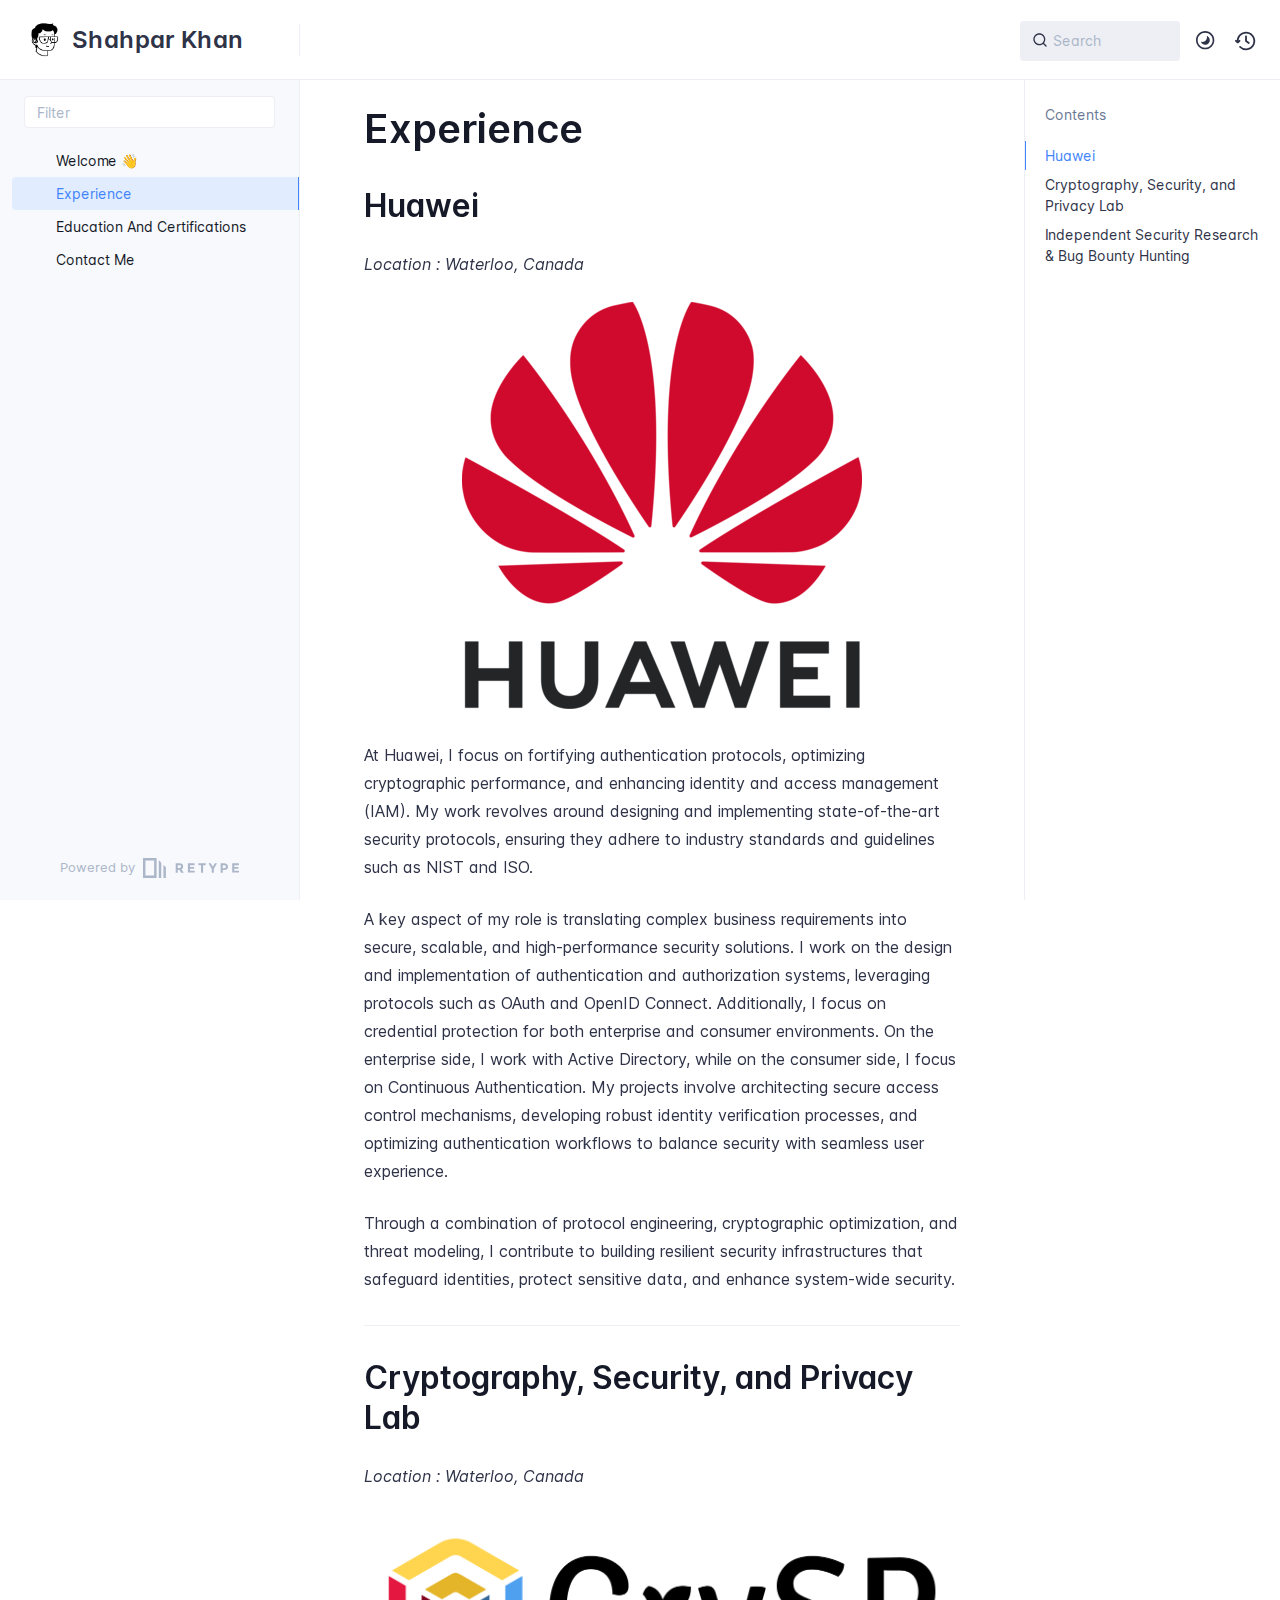
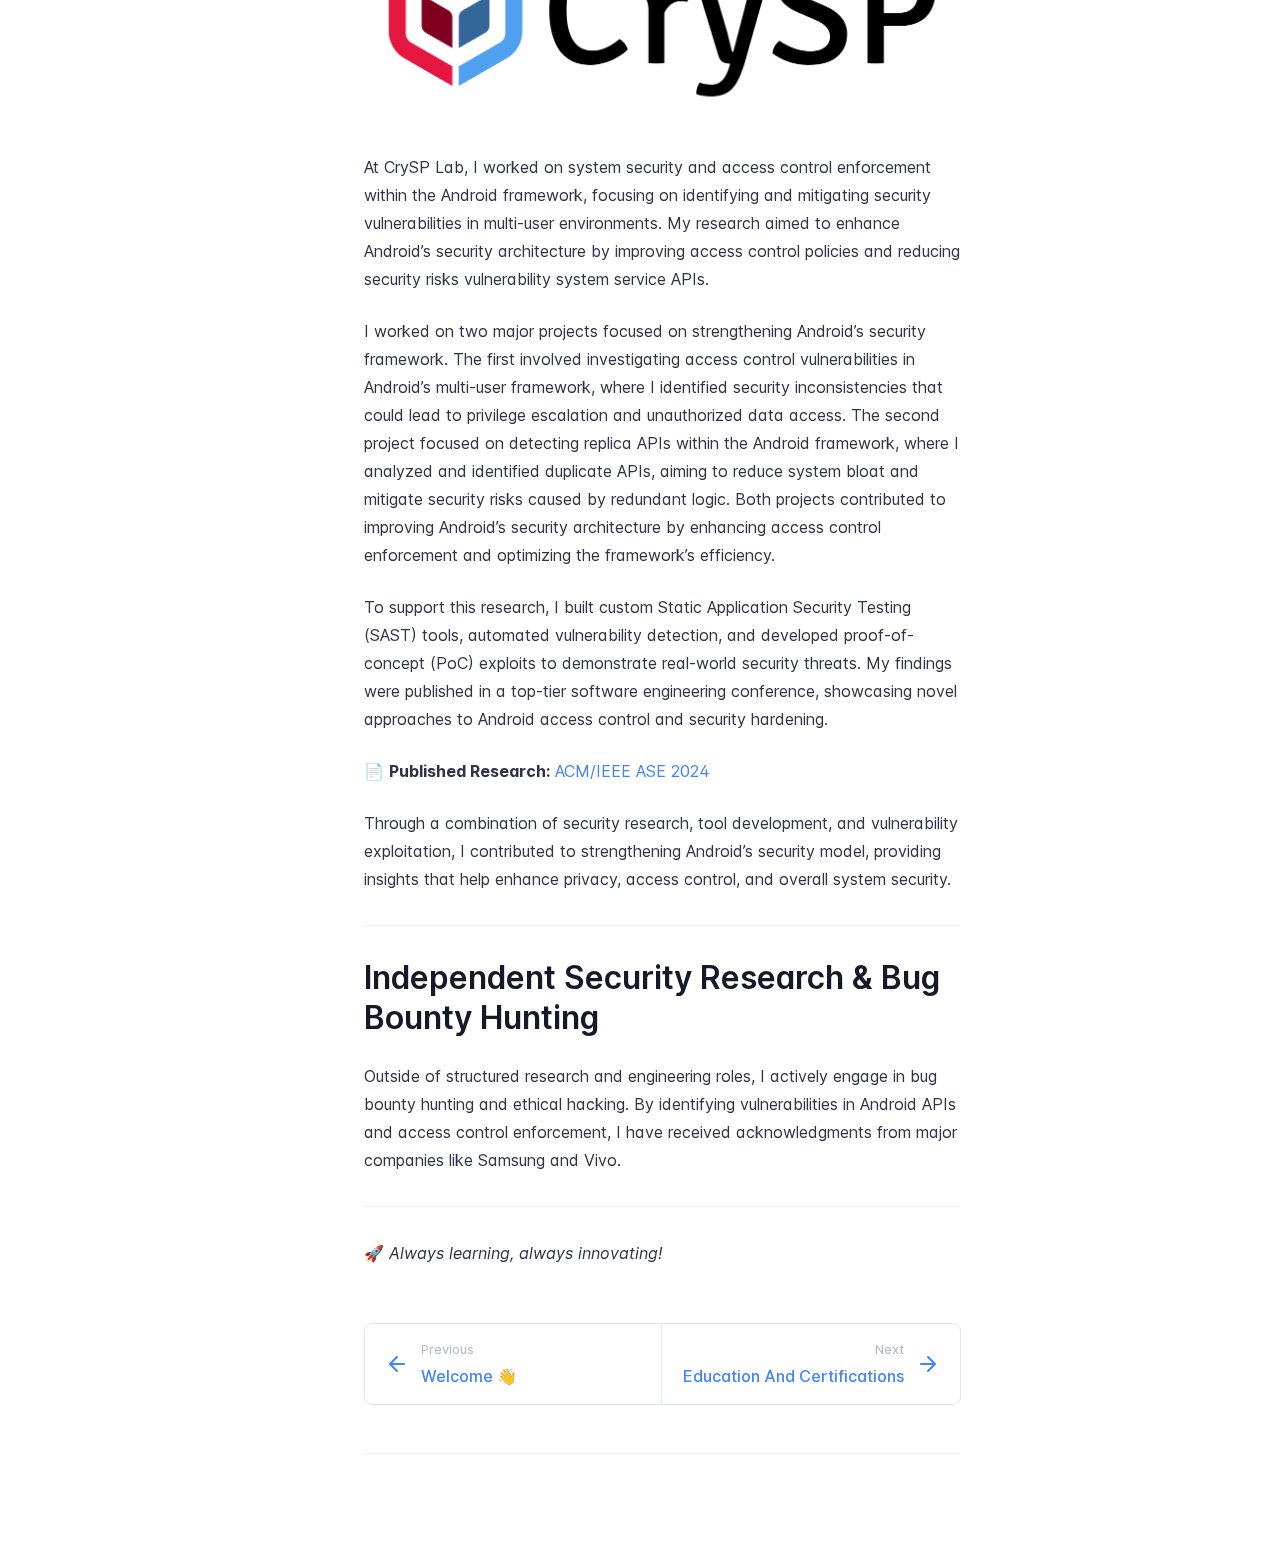
<file: experience/index.html>
<!DOCTYPE html>
<html lang="en" class="h-full">
<head>
    <meta charset="UTF-8">
    <meta name="viewport" content="width=device-width,initial-scale=1">
    <meta name="turbo-cache-control" content="no-cache" data-turbo-track="reload" data-track-token="3.6.0.794037761637">

    <!-- See retype.com -->
    <meta name="generator" content="Retype 3.6.0">

    <!-- Primary Meta Tags -->
    <title>Experience</title>
    <meta name="title" content="Experience">
    <meta name="description" content="Location : Waterloo, Canada">

    <!-- Canonical -->
    <link rel="canonical" href="/experience/">

    <!-- Open Graph / Facebook -->
    <meta property="og:type" content="website">
    <meta property="og:url" content="/experience/">
    <meta property="og:title" content="Experience">
    <meta property="og:description" content="Location : Waterloo, Canada">
    <meta property="og:image" content="/huawei-logo.png">

    <!-- Twitter -->
    <meta property="twitter:card" content="summary_large_image">
    <meta property="twitter:url" content="/experience/">
    <meta property="twitter:title" content="Experience">
    <meta property="twitter:description" content="Location : Waterloo, Canada">
    <meta property="twitter:image" content="/huawei-logo.png">

    <script data-cfasync="false">(function () { var el = document.documentElement, m = localStorage.getItem("doc_theme"), wm = window.matchMedia; if (m === "dark" || (!m && wm && wm("(prefers-color-scheme: dark)").matches)) { el.classList.add("dark") } else { el.classList.remove("dark") } })();</script>

    <link href="../avatar.jpg" rel="icon">
    <link href="../resources/css/retype.css?v=3.6.0.794037761637" rel="stylesheet">

    <script data-cfasync="false" src="../resources/js/config.js?v=3.6.0.794037761637" data-turbo-eval="false" defer></script>
    <script data-cfasync="false" src="../resources/js/retype.js?v=3.6.0" data-turbo-eval="false" defer></script>
    <script id="lunr-js" data-cfasync="false" src="../resources/js/lunr.js?v=3.6.0.794037761637" data-turbo-eval="false" defer></script>
</head>
<body>
    <div id="docs-app" class="relative text-base antialiased text-gray-700 bg-white font-body dark:bg-dark-850 dark:text-dark-300">
        <div class="absolute bottom-0 left-0 bg-gray-100 dark:bg-dark-800" style="top: 5rem; right: 50%"></div>
    
        <header id="docs-site-header" class="sticky top-0 z-30 flex w-full h-16 bg-white border-b border-gray-200 md:h-20 dark:bg-dark-850 dark:border-dark-650">
            <div class="container relative flex items-center justify-between pr-6 grow md:justify-start">
                <!-- Mobile menu button skeleton -->
                <button v-cloak class="skeleton docs-mobile-menu-button flex items-center justify-center shrink-0 overflow-hidden dark:text-white focus:outline-none rounded-full w-10 h-10 ml-3.5 md:hidden"><svg xmlns="http://www.w3.org/2000/svg" class="mb-px shrink-0" width="24" height="24" viewBox="0 0 24 24" role="presentation" style="margin-bottom: 0px;"><g fill="currentColor"><path d="M2 4h20v2H2zM2 11h20v2H2zM2 18h20v2H2z"></path></g></svg></button>
                <div v-cloak id="docs-sidebar-toggle"></div>
        
                <!-- Logo -->
                <div class="flex items-center justify-between h-full py-2 md:w-75">
                    <div class="flex items-center px-2 md:px-6">
                        <a id="docs-site-logo" href="../" class="flex items-center leading-snug text-2xl">
                            <span class="w-10 mr-2 grow-0 shrink-0 overflow-hidden">
                                <img class="max-h-10 dark:hidden md:inline-block" src="../avatar.jpg">
                                <img class="max-h-10 hidden dark:inline-block" src="../avatar.jpg">
                            </span>
                            <span class="dark:text-white font-semibold line-clamp-1 md:line-clamp-2">Shahpar Khan</span>
                        </a>
                    </div>
        
                    <span class="hidden h-8 border-r md:inline-block dark:border-dark-650"></span>
                </div>
        
                <div class="flex justify-between md:grow">
                    <!-- Top Nav -->
                    <nav class="hidden md:flex">
                        <ul class="flex flex-col mb-4 md:pl-16 md:mb-0 md:flex-row md:items-center">
                            
                        </ul>
                    </nav>
        
                    <!-- Header Right Skeleton -->
                    <div v-cloak class="flex justify-end grow skeleton">
        
                        <!-- Search input mock -->
                        <div class="relative hidden w-40 lg:block lg:max-w-sm lg:ml-auto">
                            <div class="absolute flex items-center justify-center h-full pl-3 dark:text-dark-300">
                                <svg xmlns="http://www.w3.org/2000/svg" class="icon-base" width="16" height="16" viewBox="0 0 24 24" aria-labelledby="icon" role="presentation" style="margin-bottom: 1px;"><g fill="currentColor" ><path d="M21.71 20.29l-3.68-3.68A8.963 8.963 0 0020 11c0-4.96-4.04-9-9-9s-9 4.04-9 9 4.04 9 9 9c2.12 0 4.07-.74 5.61-1.97l3.68 3.68c.2.19.45.29.71.29s.51-.1.71-.29c.39-.39.39-1.03 0-1.42zM4 11c0-3.86 3.14-7 7-7s7 3.14 7 7c0 1.92-.78 3.66-2.04 4.93-.01.01-.02.01-.02.01-.01.01-.01.01-.01.02A6.98 6.98 0 0111 18c-3.86 0-7-3.14-7-7z" ></path></g></svg>
                            </div>
                            <input class="w-full h-10 placeholder-gray-400 transition-colors duration-200 ease-in bg-gray-200 border border-transparent rounded md:text-sm hover:bg-white hover:border-gray-300 focus:outline-none focus:bg-white focus:border-gray-500 dark:bg-dark-600 dark:border-dark-600 dark:placeholder-dark-400" style="padding: 0.625rem 0.75rem 0.625rem 2rem" type="text" placeholder="Search">
                        </div>
        
                        <!-- Mobile search button -->
                        <div class="flex items-center justify-center w-10 h-10 lg:hidden">
                            <svg xmlns="http://www.w3.org/2000/svg" class="shrink-0 icon-base" width="20" height="20" viewBox="0 0 24 24" aria-labelledby="icon" role="presentation" style="margin-bottom: 0px;"><g fill="currentColor" ><path d="M21.71 20.29l-3.68-3.68A8.963 8.963 0 0020 11c0-4.96-4.04-9-9-9s-9 4.04-9 9 4.04 9 9 9c2.12 0 4.07-.74 5.61-1.97l3.68 3.68c.2.19.45.29.71.29s.51-.1.71-.29c.39-.39.39-1.03 0-1.42zM4 11c0-3.86 3.14-7 7-7s7 3.14 7 7c0 1.92-.78 3.66-2.04 4.93-.01.01-.02.01-.02.01-.01.01-.01.01-.01.02A6.98 6.98 0 0111 18c-3.86 0-7-3.14-7-7z" ></path></g></svg>
                        </div>
        
                        <!-- Dark mode switch placeholder -->
                        <div class="w-10 h-10 lg:ml-2"></div>
        
                        <!-- History button -->
                        <div class="flex items-center justify-center w-10 h-10" style="margin-right: -0.625rem;">
                            <svg xmlns="http://www.w3.org/2000/svg" class="shrink-0 icon-base" width="22" height="22" viewBox="0 0 24 24" aria-labelledby="icon" role="presentation" style="margin-bottom: 0px;"><g fill="currentColor" ><g ><path d="M12.01 6.01c-.55 0-1 .45-1 1V12a1 1 0 00.4.8l3 2.22a.985.985 0 001.39-.2.996.996 0 00-.21-1.4l-2.6-1.92V7.01c.02-.55-.43-1-.98-1z"></path><path d="M12.01 1.91c-5.33 0-9.69 4.16-10.05 9.4l-.29-.26a.997.997 0 10-1.34 1.48l1.97 1.79c.19.17.43.26.67.26s.48-.09.67-.26l1.97-1.79a.997.997 0 10-1.34-1.48l-.31.28c.34-4.14 3.82-7.41 8.05-7.41 4.46 0 8.08 3.63 8.08 8.09s-3.63 8.08-8.08 8.08c-2.18 0-4.22-.85-5.75-2.4a.996.996 0 10-1.42 1.4 10.02 10.02 0 007.17 2.99c5.56 0 10.08-4.52 10.08-10.08.01-5.56-4.52-10.09-10.08-10.09z"></path></g></g></svg>
                        </div>
                    </div>
        
                    <div v-cloak class="flex justify-end grow">
                        <div id="docs-mobile-search-button"></div>
                        <doc-search-desktop></doc-search-desktop>
        
                        <doc-theme-switch class="lg:ml-2"></doc-theme-switch>
                        <doc-history></doc-history>
                    </div>
                </div>
            </div>
        </header>
    
        <div class="container relative flex bg-white">
            <!-- Sidebar Skeleton -->
            <div v-cloak class="fixed flex flex-col shrink-0 duration-300 ease-in-out bg-gray-100 border-gray-200 sidebar top-20 w-75 border-r h-screen md:sticky transition-transform skeleton dark:bg-dark-800 dark:border-dark-650">
            
                <!-- Render this div, if config.showSidebarFilter is `true` -->
                <div class="flex items-center h-16 px-6">
                    <input class="w-full h-8 px-3 py-2 transition-colors duration-200 ease-linear bg-white border border-gray-200 rounded shadow-none text-sm focus:outline-none focus:border-gray-600 dark:bg-dark-600 dark:border-dark-600" type="text" placeholder="Filter">
                </div>
            
                <div class="pl-6 mt-1 mb-4">
                    <div class="w-32 h-3 mb-4 bg-gray-200 rounded-full loading dark:bg-dark-600"></div>
                    <div class="w-48 h-3 mb-4 bg-gray-200 rounded-full loading dark:bg-dark-600"></div>
                    <div class="w-40 h-3 mb-4 bg-gray-200 rounded-full loading dark:bg-dark-600"></div>
                    <div class="w-32 h-3 mb-4 bg-gray-200 rounded-full loading dark:bg-dark-600"></div>
                    <div class="w-48 h-3 mb-4 bg-gray-200 rounded-full loading dark:bg-dark-600"></div>
                    <div class="w-40 h-3 mb-4 bg-gray-200 rounded-full loading dark:bg-dark-600"></div>
                </div>
            
                <div class="shrink-0 mt-auto bg-transparent dark:border-dark-650">
                    <a class="flex items-center justify-center flex-nowrap h-16 text-gray-400 dark:text-dark-400 hover:text-gray-700 dark:hover:text-dark-300 transition-colors duration-150 ease-in docs-powered-by" target="_blank" href="https://retype.com/" rel="noopener">
                        <span class="text-xs whitespace-nowrap">Powered by</span>
                        <svg xmlns="http://www.w3.org/2000/svg" class="ml-2" fill="currentColor" width="96" height="20" overflow="visible"><path d="M0 0v20h13.59V0H0zm11.15 17.54H2.44V2.46h8.71v15.08zM15.8 20h2.44V4.67L15.8 2.22zM20.45 6.89V20h2.44V9.34z"/><g><path d="M40.16 8.44c0 1.49-.59 2.45-1.75 2.88l2.34 3.32h-2.53l-2.04-2.96h-1.43v2.96h-2.06V5.36h3.5c1.43 0 2.46.24 3.07.73s.9 1.27.9 2.35zm-2.48 1.1c.26-.23.38-.59.38-1.09 0-.5-.13-.84-.4-1.03s-.73-.28-1.39-.28h-1.54v2.75h1.5c.72 0 1.2-.12 1.45-.35zM51.56 5.36V7.2h-4.59v1.91h4.13v1.76h-4.13v1.92h4.74v1.83h-6.79V5.36h6.64zM60.09 7.15v7.48h-2.06V7.15h-2.61V5.36h7.28v1.79h-2.61zM70.81 14.64h-2.06v-3.66l-3.19-5.61h2.23l1.99 3.45 1.99-3.45H74l-3.19 5.61v3.66zM83.99 6.19c.65.55.97 1.4.97 2.55s-.33 1.98-1 2.51-1.68.8-3.04.8h-1.23v2.59h-2.06V5.36h3.26c1.42 0 2.45.28 3.1.83zm-1.51 3.65c.25-.28.37-.69.37-1.22s-.16-.92-.48-1.14c-.32-.23-.82-.34-1.5-.34H79.7v3.12h1.38c.68 0 1.15-.14 1.4-.42zM95.85 5.36V7.2h-4.59v1.91h4.13v1.76h-4.13v1.92H96v1.83h-6.79V5.36h6.64z"/></g></svg>
                    </a>
                </div>
            </div>
            
            <!-- Sidebar component -->
            <doc-sidebar v-cloak>
                <template #sidebar-footer>
                    <div class="shrink-0 mt-auto border-t md:bg-transparent md:border-none dark:border-dark-650">
            
                        <a class="flex items-center justify-center flex-nowrap h-16 text-gray-400 dark:text-dark-400 hover:text-gray-700 dark:hover:text-dark-300 transition-colors duration-150 ease-in docs-powered-by" target="_blank" href="https://retype.com/" rel="noopener">
                            <span class="text-xs whitespace-nowrap">Powered by</span>
                            <svg xmlns="http://www.w3.org/2000/svg" class="ml-2" fill="currentColor" width="96" height="20" overflow="visible"><path d="M0 0v20h13.59V0H0zm11.15 17.54H2.44V2.46h8.71v15.08zM15.8 20h2.44V4.67L15.8 2.22zM20.45 6.89V20h2.44V9.34z"/><g><path d="M40.16 8.44c0 1.49-.59 2.45-1.75 2.88l2.34 3.32h-2.53l-2.04-2.96h-1.43v2.96h-2.06V5.36h3.5c1.43 0 2.46.24 3.07.73s.9 1.27.9 2.35zm-2.48 1.1c.26-.23.38-.59.38-1.09 0-.5-.13-.84-.4-1.03s-.73-.28-1.39-.28h-1.54v2.75h1.5c.72 0 1.2-.12 1.45-.35zM51.56 5.36V7.2h-4.59v1.91h4.13v1.76h-4.13v1.92h4.74v1.83h-6.79V5.36h6.64zM60.09 7.15v7.48h-2.06V7.15h-2.61V5.36h7.28v1.79h-2.61zM70.81 14.64h-2.06v-3.66l-3.19-5.61h2.23l1.99 3.45 1.99-3.45H74l-3.19 5.61v3.66zM83.99 6.19c.65.55.97 1.4.97 2.55s-.33 1.98-1 2.51-1.68.8-3.04.8h-1.23v2.59h-2.06V5.36h3.26c1.42 0 2.45.28 3.1.83zm-1.51 3.65c.25-.28.37-.69.37-1.22s-.16-.92-.48-1.14c-.32-.23-.82-.34-1.5-.34H79.7v3.12h1.38c.68 0 1.15-.14 1.4-.42zM95.85 5.36V7.2h-4.59v1.91h4.13v1.76h-4.13v1.92H96v1.83h-6.79V5.36h6.64z"/></g></svg>
                        </a>
                    </div>
                </template>
            </doc-sidebar>
    
            <div class="grow min-w-0 dark:bg-dark-850">
                <!-- Render "toolbar" template here on api pages --><!-- Render page content -->
                <div class="flex">
                    <div class="min-w-0 p-4 grow md:px-16">
                        <main class="relative pb-12 lg:pt-2">
                            <div class="docs-markdown" id="docs-content">
                                <!-- Rendered if sidebar right is enabled -->
                                <div id="docs-sidebar-right-toggle"></div>
                                <!-- Page content  -->
<doc-anchor-target id="experience" class="break-words">
    <h1>
        <doc-anchor-trigger class="header-anchor-trigger" to="#experience">#</doc-anchor-trigger>
        <span>Experience</span>
    </h1>
</doc-anchor-target>
<doc-anchor-target id="huawei">
    <h2>
        <doc-anchor-trigger class="header-anchor-trigger" to="#huawei">#</doc-anchor-trigger>
        <span>Huawei</span>
    </h2>
</doc-anchor-target>
<p><em>Location : Waterloo, Canada</em></p>
<p><figure class="content-center">
    <img src="../huawei-logo.png" alt="">
    <figcaption class="caption"></figcaption>
</figure>
</p>
<p>At Huawei, I focus on fortifying authentication protocols, optimizing cryptographic performance, and enhancing identity and access management (IAM). My work revolves around designing and implementing state-of-the-art security protocols, ensuring they adhere to industry standards and guidelines such as NIST and ISO.</p>
<p>A key aspect of my role is translating complex business requirements into secure, scalable, and high-performance security solutions. I work on the design and implementation of authentication and authorization systems, leveraging protocols such as OAuth and OpenID Connect. Additionally, I focus on credential protection for both enterprise and consumer environments. On the enterprise side, I work with Active Directory, while on the consumer side, I focus on Continuous Authentication. My projects involve architecting secure access control mechanisms, developing robust identity verification processes, and optimizing authentication workflows to balance security with seamless user experience.</p>
<p>Through a combination of protocol engineering, cryptographic optimization, and threat modeling, I contribute to building resilient security infrastructures that safeguard identities, protect sensitive data, and enhance system-wide security.</p>
<hr>
<doc-anchor-target id="cryptography-security-and-privacy-lab">
    <h2>
        <doc-anchor-trigger class="header-anchor-trigger" to="#cryptography-security-and-privacy-lab">#</doc-anchor-trigger>
        <span>Cryptography, Security, and Privacy Lab</span>
    </h2>
</doc-anchor-target>
<p><em>Location : Waterloo, Canada</em></p>
<p><figure class="content-center">
    <img src="../crysp-logo.png" alt="">
    <figcaption class="caption"></figcaption>
</figure>
</p>
<p>At CrySP Lab, I worked on system security and access control enforcement within the Android framework, focusing on identifying and mitigating security vulnerabilities in multi-user environments. My research aimed to enhance Android’s security architecture by improving access control policies and reducing security risks vulnerability system service APIs.</p>
<p>I worked on two major projects focused on strengthening Android’s security framework. The first involved investigating access control vulnerabilities in Android’s multi-user framework, where I identified security inconsistencies that could lead to privilege escalation and unauthorized data access. The second project focused on detecting replica APIs within the Android framework, where I analyzed and identified duplicate APIs, aiming to reduce system bloat and mitigate security risks caused by redundant logic. Both projects contributed to improving Android’s security architecture by enhancing access control enforcement and optimizing the framework’s efficiency.</p>
<p>To support this research, I built custom Static Application Security Testing (SAST) tools, automated vulnerability detection, and developed proof-of-concept (PoC) exploits to demonstrate real-world security threats. My findings were published in a top-tier software engineering conference, showcasing novel approaches to Android access control and security hardening.</p>
<p><span class="docs-emoji">&#x1F4C4;</span> <strong>Published Research:</strong> <a href="https://dl.acm.org/doi/10.1145/3691620.3695546">ACM/IEEE ASE 2024</a></p>
<p>Through a combination of security research, tool development, and vulnerability exploitation, I contributed to strengthening Android’s security model, providing insights that help enhance privacy, access control, and overall system security.</p>
<hr>
<doc-anchor-target id="independent-security-research--bug-bounty-hunting">
    <h2>
        <doc-anchor-trigger class="header-anchor-trigger" to="#independent-security-research--bug-bounty-hunting">#</doc-anchor-trigger>
        <span>Independent Security Research &amp; Bug Bounty Hunting</span>
    </h2>
</doc-anchor-target>
<p>Outside of structured research and engineering roles, I actively engage in bug bounty hunting and ethical hacking. By identifying vulnerabilities in Android APIs and access control enforcement, I have received acknowledgments from major companies like Samsung and Vivo.</p>
<hr>
<p><span class="docs-emoji">&#x1F680;</span> <em>Always learning, always innovating!</em></p>

                                
                                <!-- Required only on API pages -->
                                <doc-toolbar-member-filter-no-results></doc-toolbar-member-filter-no-results>
                            </div>
                            <footer class="clear-both">
                            
                                <nav class="flex mt-14">
                                    <div class="w-1/2">
                                        <a class="px-5 py-4 h-full flex items-center break-normal font-medium text-blue-500 dark:text-blue-400 border border-gray-300 hover:border-gray-400 dark:border-dark-650 dark:hover:border-dark-450 rounded-l-lg transition-colors duration-150 relative hover:z-5" href="../">
                                            <svg xmlns="http://www.w3.org/2000/svg" class="mr-3" width="24" height="24" viewBox="0 0 24 24" fill="currentColor" overflow="visible"><path d="M19 11H7.41l5.29-5.29a.996.996 0 10-1.41-1.41l-7 7a1 1 0 000 1.42l7 7a1.024 1.024 0 001.42-.01.996.996 0 000-1.41L7.41 13H19c.55 0 1-.45 1-1s-.45-1-1-1z" /><path fill="none" d="M0 0h24v24H0z" /></svg>
                                            <span>
                                                <span class="block text-xs font-normal text-gray-400 dark:text-dark-400">Previous</span>
                                                <span class="block mt-1">Welcome 👋</span>
                                            </span>
                                        </a>
                                    </div>
                            
                                    <div class="w-1/2">
                                        <a class="px-5 py-4 -mx-px h-full flex items-center justify-end break-normal font-medium text-blue-500 dark:text-blue-400 border border-gray-300 hover:border-gray-400 dark:border-dark-650 dark:hover:border-dark-450 rounded-r-lg transition-colors duration-150 relative hover:z-5" href="../educationandcertifications/">
                                            <span>
                                                <span class="block text-xs font-normal text-right text-gray-400 dark:text-dark-400">Next</span>
                                                <span class="block mt-1">Education And Certifications</span>
                                            </span>
                                            <svg xmlns="http://www.w3.org/2000/svg" class="ml-3" width="24" height="24" viewBox="0 0 24 24" fill="currentColor" overflow="visible"><path d="M19.92 12.38a1 1 0 00-.22-1.09l-7-7a.996.996 0 10-1.41 1.41l5.3 5.3H5c-.55 0-1 .45-1 1s.45 1 1 1h11.59l-5.29 5.29a.996.996 0 000 1.41c.19.2.44.3.7.3s.51-.1.71-.29l7-7c.09-.09.16-.21.21-.33z" /><path fill="none" d="M0 0h24v24H0z" /></svg>
                                        </a>
                                    </div>
                                </nav>
                            </footer>
                        </main>
                
                        <div class="border-t dark:border-dark-650 pt-6 mb-8">
                            <footer class="flex flex-wrap items-center justify-between">
                                <div>
                                    <ul class="flex flex-wrap items-center text-sm">
                                    </ul>
                                </div>
                                <div class="docs-copyright py-2 text-gray-500 dark:text-dark-350 text-sm leading-relaxed"></div>
                            </footer>
                        </div>
                    </div>
                
                    <!-- Rendered if sidebar right is enabled -->
                    <!-- Sidebar right skeleton-->
                    <div v-cloak class="fixed top-0 bottom-0 right-0 translate-x-full bg-white border-gray-200 lg:sticky lg:border-l lg:shrink-0 lg:pt-6 lg:transform-none sm:w-1/2 lg:w-64 lg:z-0 md:w-104 sidebar-right skeleton dark:bg-dark-850 dark:border-dark-650">
                        <div class="pl-5">
                            <div class="w-32 h-3 mb-4 bg-gray-200 dark:bg-dark-600 rounded-full loading"></div>
                            <div class="w-48 h-3 mb-4 bg-gray-200 dark:bg-dark-600 rounded-full loading"></div>
                            <div class="w-40 h-3 mb-4 bg-gray-200 dark:bg-dark-600 rounded-full loading"></div>
                        </div>
                    </div>
                
                    <!-- User should be able to hide sidebar right -->
                    <doc-sidebar-right v-cloak></doc-sidebar-right>
                </div>

            </div>
        </div>
    
        <doc-search-mobile></doc-search-mobile>
        <doc-back-to-top></doc-back-to-top>
    </div>


    <div id="docs-overlay-target"></div>

    <script data-cfasync="false">window.__DOCS__ = { "title": "Experience", level: 1, icon: "file", hasPrism: false, hasMermaid: false, hasMath: false, tocDepth: 23 }</script>
</body>
</html>
</file>
